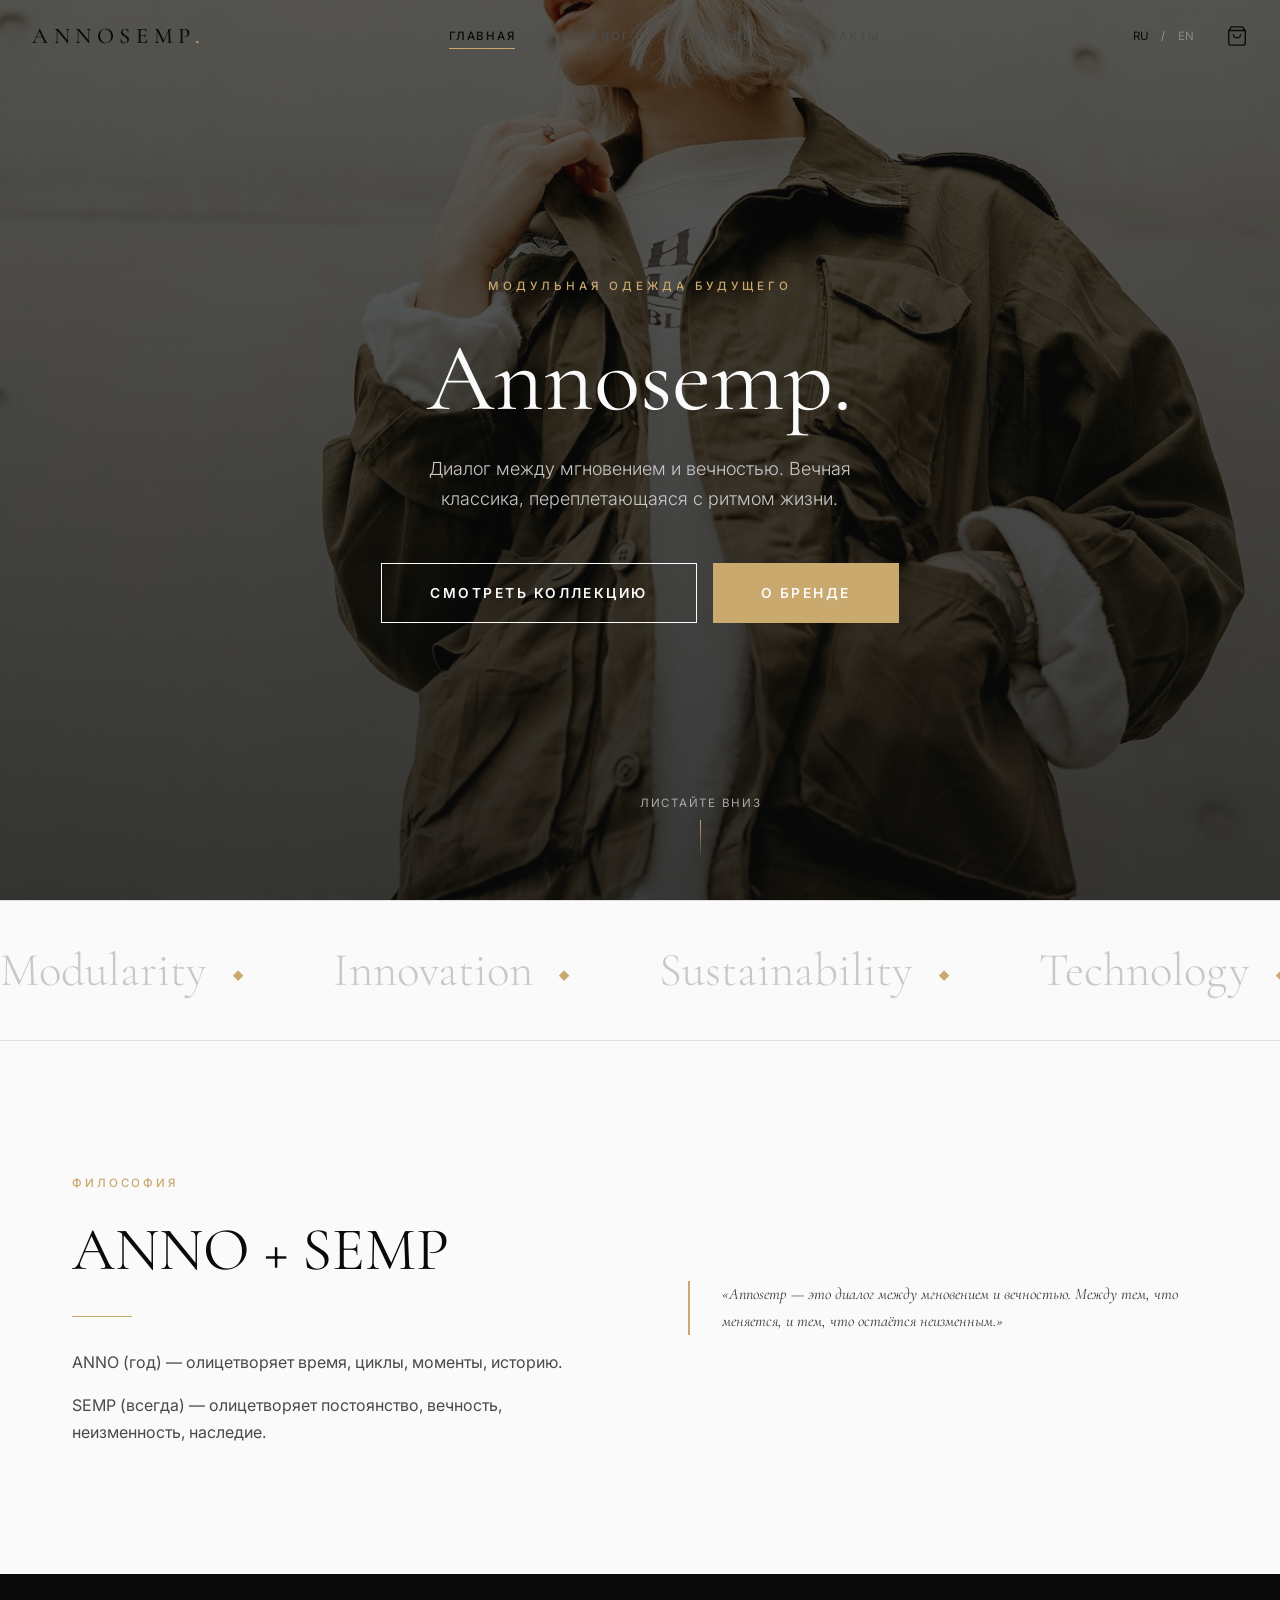
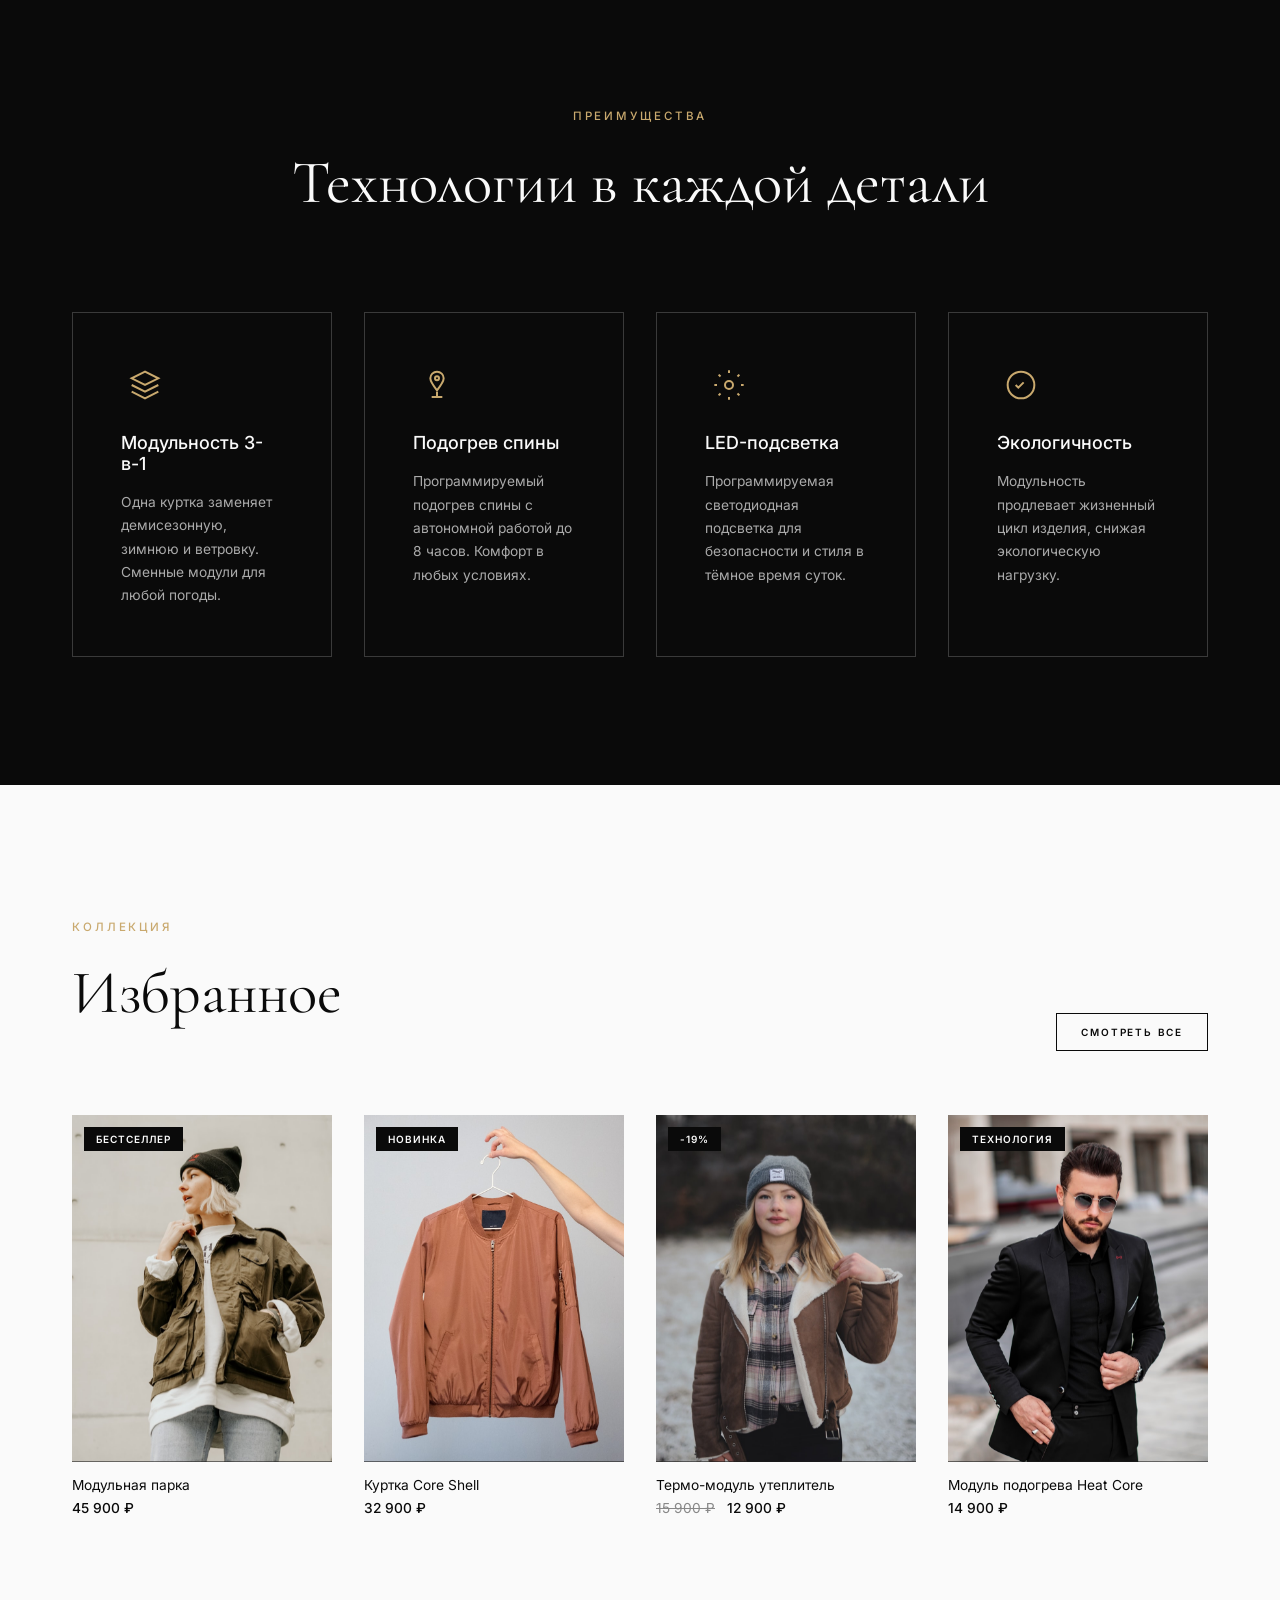
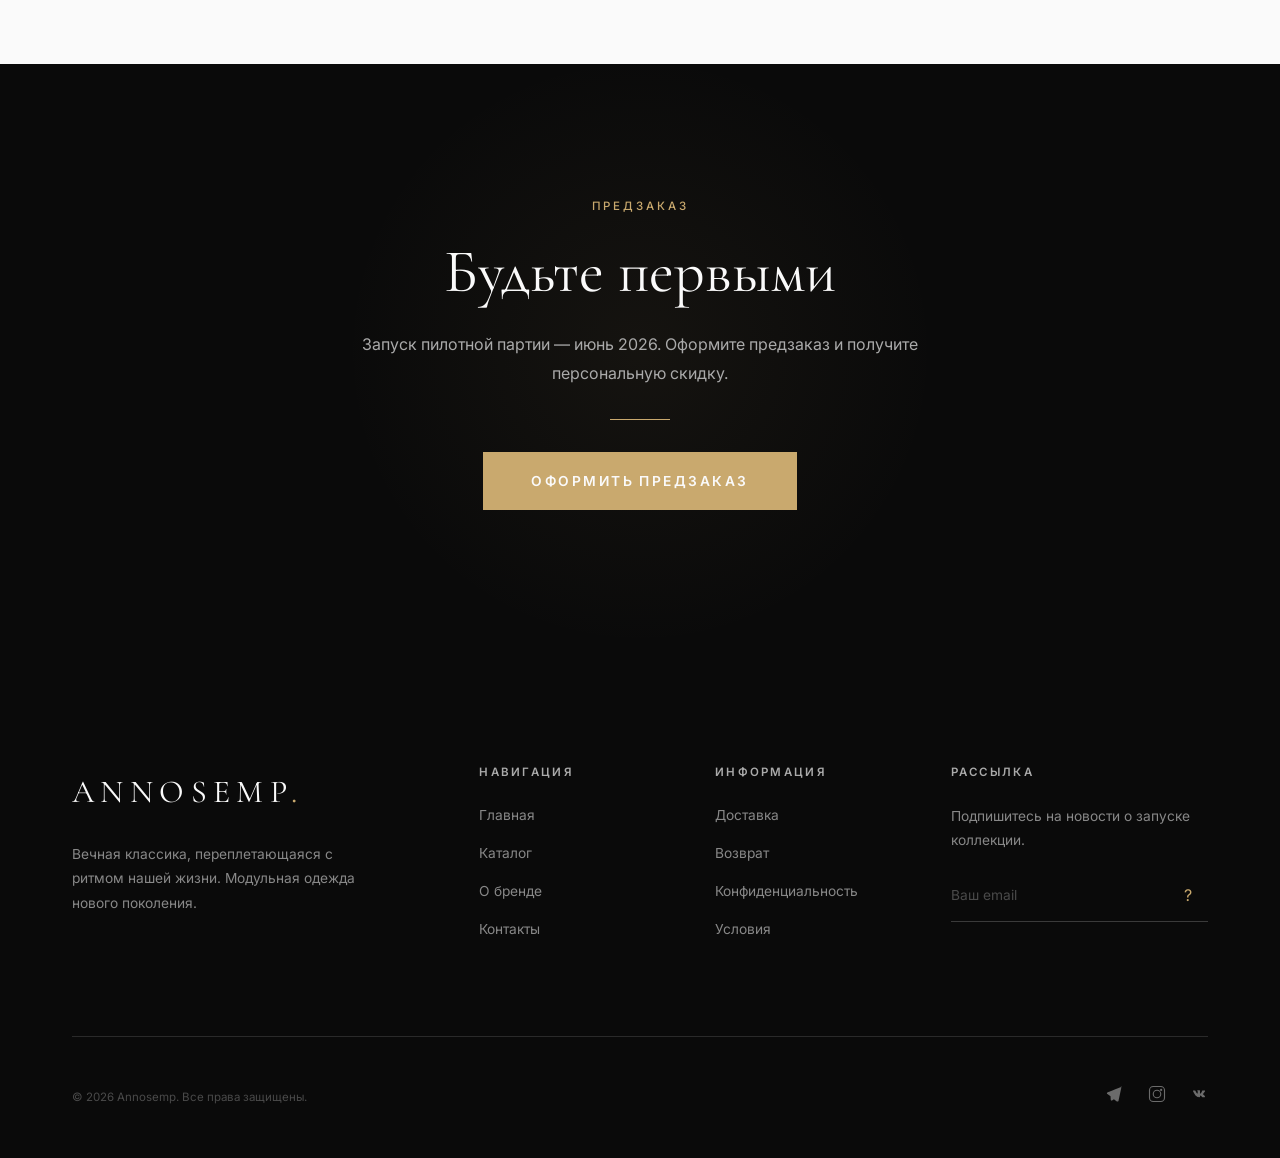
<file: index.html>
<!DOCTYPE html>
<html lang="ru">
<head>
    <meta charset="UTF-8">
    <meta name="viewport" content="width=device-width, initial-scale=1.0">
    <meta name="description" content="Annosemp — модульная одежда будущего. Диалог между мгновением и вечностью.">
    <title>Annosemp — Модульная одежда будущего</title>
    <link rel="stylesheet" href="css/style.css">
    <link rel="stylesheet" href="css/components.css">
    <link rel="stylesheet" href="css/responsive.css">
    <link rel="icon" type="image/svg+xml" href="data:image/svg+xml,<svg xmlns='http://www.w3.org/2000/svg' viewBox='0 0 100 100'><text y='.9em' font-size='90'>◆</text></svg>">
</head>
<body>
    <div class="loader">
        <div class="loader__brand">Annosemp</div>
    </div>

    <div class="page-transition"></div>

    <header class="header" id="header">
        <div class="header__inner">
            <a href="index.html" class="header__logo">Annosemp<span>.</span></a>
            <nav class="header__nav">
                <a href="index.html" class="active" data-i18n="nav.home">Главная</a>
                <a href="catalog.html" data-i18n="nav.catalog">Каталог</a>
                <a href="about.html" data-i18n="nav.about">О бренде</a>
                <a href="contact.html" data-i18n="nav.contact">Контакты</a>
            </nav>
            <div class="header__actions">
                <div class="lang-switch">
                    <button class="lang-switch__btn active" data-lang="ru">RU</button>
                    <span class="lang-switch__divider">/</span>
                    <button class="lang-switch__btn" data-lang="en">EN</button>
                </div>
                <div class="header__cart" id="cart-toggle">
                    <svg viewBox="0 0 24 24"><path d="M6 2L3 6v14a2 2 0 002 2h14a2 2 0 002-2V6l-3-4zM3 6h18M16 10a4 4 0 01-8 0"/></svg>
                    <span class="header__cart-count" id="cart-count">0</span>
                    <div class="mini-cart" id="mini-cart">
                        <div class="mini-cart__header">
                            <span class="mini-cart__title" data-i18n="cart.miniTitle">Корзина</span>
                            <a href="cart.html" class="text-gold" style="font-size:var(--fs-xs);" data-i18n="cart.title">Корзина</a>
                        </div>
                        <div class="mini-cart__items" id="mini-cart-items"></div>
                        <div class="mini-cart__empty" id="mini-cart-empty" data-i18n="cart.empty">Ваша корзина пуста</div>
                        <div class="mini-cart__footer" id="mini-cart-footer" style="display:none;">
                            <div class="mini-cart__total">
                                <span data-i18n="cart.total">Итого</span>
                                <span id="mini-cart-total">0 ₽</span>
                            </div>
                            <a href="cart.html" class="btn btn--primary btn--full btn--sm" data-i18n="cart.checkout">Оформить заказ</a>
                        </div>
                    </div>
                </div>
                <div class="burger" id="burger">
                    <span></span><span></span><span></span>
                </div>
            </div>
        </div>
    </header>

    <nav class="mobile-nav" id="mobile-nav">
        <a href="index.html" data-i18n="nav.home">Главная</a>
        <a href="catalog.html" data-i18n="nav.catalog">Каталог</a>
        <a href="about.html" data-i18n="nav.about">О бренде</a>
        <a href="contact.html" data-i18n="nav.contact">Контакты</a>
        <div class="lang-switch" style="margin-top:2rem;">
            <button class="lang-switch__btn active" data-lang="ru">RU</button>
            <span class="lang-switch__divider">/</span>
            <button class="lang-switch__btn" data-lang="en">EN</button>
        </div>
    </nav>

    <section class="hero" id="hero">
        <div class="hero__bg">
            <img src="assets/pages/hero-main.jpg" alt="Annosemp Hero">
        </div>
        <div class="hero__overlay"></div>
        <div class="hero__content">
            <p class="hero__label" data-i18n="hero.label">Модульная одежда будущего</p>
            <h1 class="hero__title" data-i18n="hero.title">Annosemp.</h1>
            <p class="hero__subtitle" data-i18n="hero.subtitle">Диалог между мгновением и вечностью. Вечная классика, переплетающаяся с ритмом жизни.</p>
            <div class="hero__actions">
                <a href="catalog.html" class="btn btn--outline-white btn--lg" data-i18n="hero.cta">Смотреть коллекцию</a>
                <a href="about.html" class="btn btn--gold btn--lg" data-i18n="hero.cta2">О бренде</a>
            </div>
        </div>
        <div class="hero__scroll">
            <span data-i18n="hero.scroll">Листайте вниз</span>
            <div class="hero__scroll-line"></div>
        </div>
    </section>

    <div class="marquee">
        <div class="marquee__track">
            <span class="marquee__item">Modularity<span>◆</span></span>
            <span class="marquee__item">Innovation<span>◆</span></span>
            <span class="marquee__item">Sustainability<span>◆</span></span>
            <span class="marquee__item">Technology<span>◆</span></span>
            <span class="marquee__item">Heritage<span>◆</span></span>
            <span class="marquee__item">Modularity<span>◆</span></span>
            <span class="marquee__item">Innovation<span>◆</span></span>
            <span class="marquee__item">Sustainability<span>◆</span></span>
            <span class="marquee__item">Technology<span>◆</span></span>
            <span class="marquee__item">Heritage<span>◆</span></span>
        </div>
    </div>

    <section class="section" id="philosophy">
        <div class="container container--content">
            <div class="grid-2" style="align-items:center;gap:var(--space-4xl);">
                <div class="reveal">
                    <span class="section-subtitle" data-i18n="philosophy.subtitle">Философия</span>
                    <h2 class="section-title" data-i18n="philosophy.title">ANNO + SEMP</h2>
                    <div class="divider"></div>
                    <p style="margin-bottom:var(--space-md);" data-i18n="philosophy.anno">ANNO (год) — олицетворяет время, циклы, моменты, историю.</p>
                    <p data-i18n="philosophy.semp">SEMP (всегда) — олицетворяет постоянство, вечность, неизменность, наследие.</p>
                </div>
                <div class="reveal reveal-delay-2" style="position:relative;">
                    <blockquote style="font-family:var(--font-accent);font-size:var(--fs-xl);font-style:italic;color:var(--gray-700);line-height:1.5;padding-left:var(--space-xl);border-left:2px solid var(--gold);">
                        <p data-i18n="philosophy.quote" style="color:var(--gray-700);">«Annosemp — это диалог между мгновением и вечностью. Между тем, что меняется, и тем, что остаётся неизменным.»</p>
                    </blockquote>
                </div>
            </div>
        </div>
    </section>

    <section class="section section--dark" id="features">
        <div class="container container--content">
            <div class="text-center" style="margin-bottom:var(--space-4xl);">
                <span class="section-subtitle reveal" data-i18n="features.subtitle">Преимущества</span>
                <h2 class="section-title reveal reveal-delay-1" data-i18n="features.title">Технологии в каждой детали</h2>
            </div>
            <div class="grid-4">
                <div class="feature-card reveal" style="border-color:var(--gray-700);">
                    <div class="feature-card__icon">
                        <svg viewBox="0 0 24 24"><path d="M12 2L2 7l10 5 10-5-10-5zM2 17l10 5 10-5M2 12l10 5 10-5"/></svg>
                    </div>
                    <h4 class="feature-card__title" style="color:var(--white);" data-i18n="features.modular.title">Модульность 3-в-1</h4>
                    <p class="feature-card__text" data-i18n="features.modular.text">Одна куртка заменяет демисезонную, зимнюю и ветровку. Сменные модули для любой погоды.</p>
                </div>
                <div class="feature-card reveal reveal-delay-1" style="border-color:var(--gray-700);">
                    <div class="feature-card__icon">
                        <svg viewBox="0 0 24 24"><path d="M12 2a5 5 0 015 5c0 2.76-5 9-5 9s-5-6.24-5-9a5 5 0 015-5z"/><circle cx="12" cy="7" r="1.5"/><path d="M8 21h8M12 17v4"/></svg>
                    </div>
                    <h4 class="feature-card__title" style="color:var(--white);" data-i18n="features.heat.title">Подогрев спины</h4>
                    <p class="feature-card__text" data-i18n="features.heat.text">Программируемый подогрев спины с автономной работой до 8 часов. Комфорт в любых условиях.</p>
                </div>
                <div class="feature-card reveal reveal-delay-2" style="border-color:var(--gray-700);">
                    <div class="feature-card__icon">
                        <svg viewBox="0 0 24 24"><circle cx="12" cy="12" r="3"/><path d="M12 1v2M12 21v2M4.22 4.22l1.42 1.42M18.36 18.36l1.42 1.42M1 12h2M21 12h2M4.22 19.78l1.42-1.42M18.36 5.64l1.42-1.42"/></svg>
                    </div>
                    <h4 class="feature-card__title" style="color:var(--white);" data-i18n="features.led.title">LED-подсветка</h4>
                    <p class="feature-card__text" data-i18n="features.led.text">Программируемая светодиодная подсветка для безопасности и стиля в тёмное время суток.</p>
                </div>
                <div class="feature-card reveal reveal-delay-3" style="border-color:var(--gray-700);">
                    <div class="feature-card__icon">
                        <svg viewBox="0 0 24 24"><path d="M12 22c5.523 0 10-4.477 10-10S17.523 2 12 2 2 6.477 2 12s4.477 10 10 10z"/><path d="M8 12l2 2 4-4"/></svg>
                    </div>
                    <h4 class="feature-card__title" style="color:var(--white);" data-i18n="features.eco.title">Экологичность</h4>
                    <p class="feature-card__text" data-i18n="features.eco.text">Модульность продлевает жизненный цикл изделия, снижая экологическую нагрузку.</p>
                </div>
            </div>
        </div>
    </section>

    <section class="section" id="collection">
        <div class="container container--content">
            <div style="display:flex;justify-content:space-between;align-items:flex-end;margin-bottom:var(--space-3xl);">
                <div>
                    <span class="section-subtitle reveal" data-i18n="collection.subtitle">Коллекция</span>
                    <h2 class="section-title reveal reveal-delay-1" data-i18n="collection.title">Избранное</h2>
                </div>
                <a href="catalog.html" class="btn btn--outline btn--sm reveal" data-i18n="collection.cta">Смотреть все</a>
            </div>
            <div class="grid-4" id="featured-products">
            </div>
        </div>
    </section>

    <section class="section section--dark" style="position:relative;overflow:hidden;">
        <div class="container container--content text-center" style="position:relative;z-index:2;">
            <span class="section-subtitle reveal" data-i18n="cta.subtitle">Предзаказ</span>
            <h2 class="section-title reveal reveal-delay-1" data-i18n="cta.title" style="max-width:600px;margin:0 auto var(--space-lg);">Будьте первыми</h2>
            <p class="section-desc section-desc--centered reveal reveal-delay-2" data-i18n="cta.text">Запуск пилотной партии — июнь 2026. Оформите предзаказ и получите персональную скидку.</p>
            <div class="divider divider--center reveal reveal-delay-2"></div>
            <a href="contact.html" class="btn btn--gold btn--lg reveal reveal-delay-3" data-i18n="cta.btn">Оформить предзаказ</a>
        </div>
        <div style="position:absolute;top:50%;left:50%;width:600px;height:600px;border-radius:50%;background:radial-gradient(circle,rgba(201,169,110,0.06) 0%,transparent 70%);transform:translate(-50%,-50%);pointer-events:none;"></div>
    </section>

    <footer class="footer" id="footer">
        <div class="container container--content">
            <div class="footer__grid">
                <div>
                    <div class="footer__brand">Annosemp<span style="color:var(--gold);">.</span></div>
                    <p class="footer__desc" data-i18n="footer.desc">Вечная классика, переплетающаяся с ритмом нашей жизни. Модульная одежда нового поколения.</p>
                </div>
                <div>
                    <h4 class="footer__heading" data-i18n="footer.nav">Навигация</h4>
                    <div class="footer__links">
                        <a href="index.html" data-i18n="nav.home">Главная</a>
                        <a href="catalog.html" data-i18n="nav.catalog">Каталог</a>
                        <a href="about.html" data-i18n="nav.about">О бренде</a>
                        <a href="contact.html" data-i18n="nav.contact">Контакты</a>
                    </div>
                </div>
                <div>
                    <h4 class="footer__heading" data-i18n="footer.info">Информация</h4>
                    <div class="footer__links">
                        <a href="#" data-i18n="footer.info.delivery">Доставка</a>
                        <a href="#" data-i18n="footer.info.returns">Возврат</a>
                        <a href="#" data-i18n="footer.info.privacy">Конфиденциальность</a>
                        <a href="#" data-i18n="footer.info.terms">Условия</a>
                    </div>
                </div>
                <div>
                    <h4 class="footer__heading" data-i18n="footer.newsletter">Рассылка</h4>
                    <p class="footer__desc" style="margin-bottom:var(--space-md);" data-i18n="footer.newsletter.text">Подпишитесь на новости о запуске коллекции.</p>
                    <div class="footer__newsletter-input">
                        <input type="email" data-i18n="footer.newsletter.placeholder" placeholder="Ваш email">
                        <button>?</button>
                    </div>
                </div>
            </div>
            <div class="footer__bottom">
                <span class="footer__copy" data-i18n="footer.copy">© 2026 Annosemp. Все права защищены.</span>
                <div class="footer__socials">
                    <a href="#" aria-label="Telegram"><svg viewBox="0 0 24 24"><path d="M21.198 2.433a2.242 2.242 0 00-1.022.215l-8.609 3.33c-2.068.8-4.133 1.598-5.724 2.21a405.15 405.15 0 01-2.849 1.09c-.42.147-.99.332-1.473.901-.728.855.075 1.644.357 1.882l4.146 2.987.283 4.59c.063.497.264.94.69 1.12.426.179.81.03 1.09-.151l2.479-1.59 3.397 2.686c.39.282.81.424 1.254.424.54 0 .943-.285 1.176-.57.233-.285.381-.632.453-.995 0-.002 3.478-16.476 3.478-16.476.187-.727.137-1.373-.19-1.873-.33-.502-.844-.733-1.136-.804z"/></svg></a>
                    <a href="#" aria-label="Instagram"><svg viewBox="0 0 24 24"><rect x="2" y="2" width="20" height="20" rx="5" fill="none" stroke="currentColor" stroke-width="1.5"/><circle cx="12" cy="12" r="5" fill="none" stroke="currentColor" stroke-width="1.5"/><circle cx="17.5" cy="6.5" r="1.5"/></svg></a>
                    <a href="#" aria-label="VK"><svg viewBox="0 0 24 24"><path d="M12.785 16.241s.288-.032.436-.194c.136-.148.132-.427.132-.427s-.02-1.304.587-1.496c.596-.19 1.364 1.259 2.178 1.815.616.42 1.084.328 1.084.328l2.175-.03s1.14-.07.599-.964c-.044-.073-.314-.661-1.618-1.869-1.366-1.265-1.183-1.06.462-3.246.998-1.328 1.397-2.14 1.273-2.487-.12-.332-.853-.244-.853-.244l-2.445.015s-.181-.025-.316.056c-.131.079-.216.263-.216.263s-.387 1.03-.904 1.907c-1.088 1.848-1.524 1.946-1.702 1.832-.414-.265-.31-1.065-.31-1.634 0-1.775.269-2.515-.524-2.706-.263-.063-.456-.105-1.128-.112-.861-.009-1.59.003-2.004.205-.276.135-.488.434-.359.451.16.02.52.097.711.357.247.335.238 1.089.238 1.089s.142 2.09-.331 2.349c-.325.178-.77-.185-1.725-1.845-.49-.85-.86-1.79-.86-1.79s-.071-.175-.198-.268c-.154-.113-.37-.149-.37-.149l-2.324.015s-.349.01-.477.161c-.114.135-.009.414-.009.414s1.82 4.258 3.878 6.404c1.887 1.967 4.03 1.838 4.03 1.838h.972z"/></svg></a>
                </div>
            </div>
        </div>
    </footer>

    <div class="toast" id="toast"></div>

    <script src="js/translations.js"></script>
    <script src="js/products.js"></script>
    <script src="js/cart.js"></script>
    <script src="js/main.js"></script>
</body>
</html>
</file>
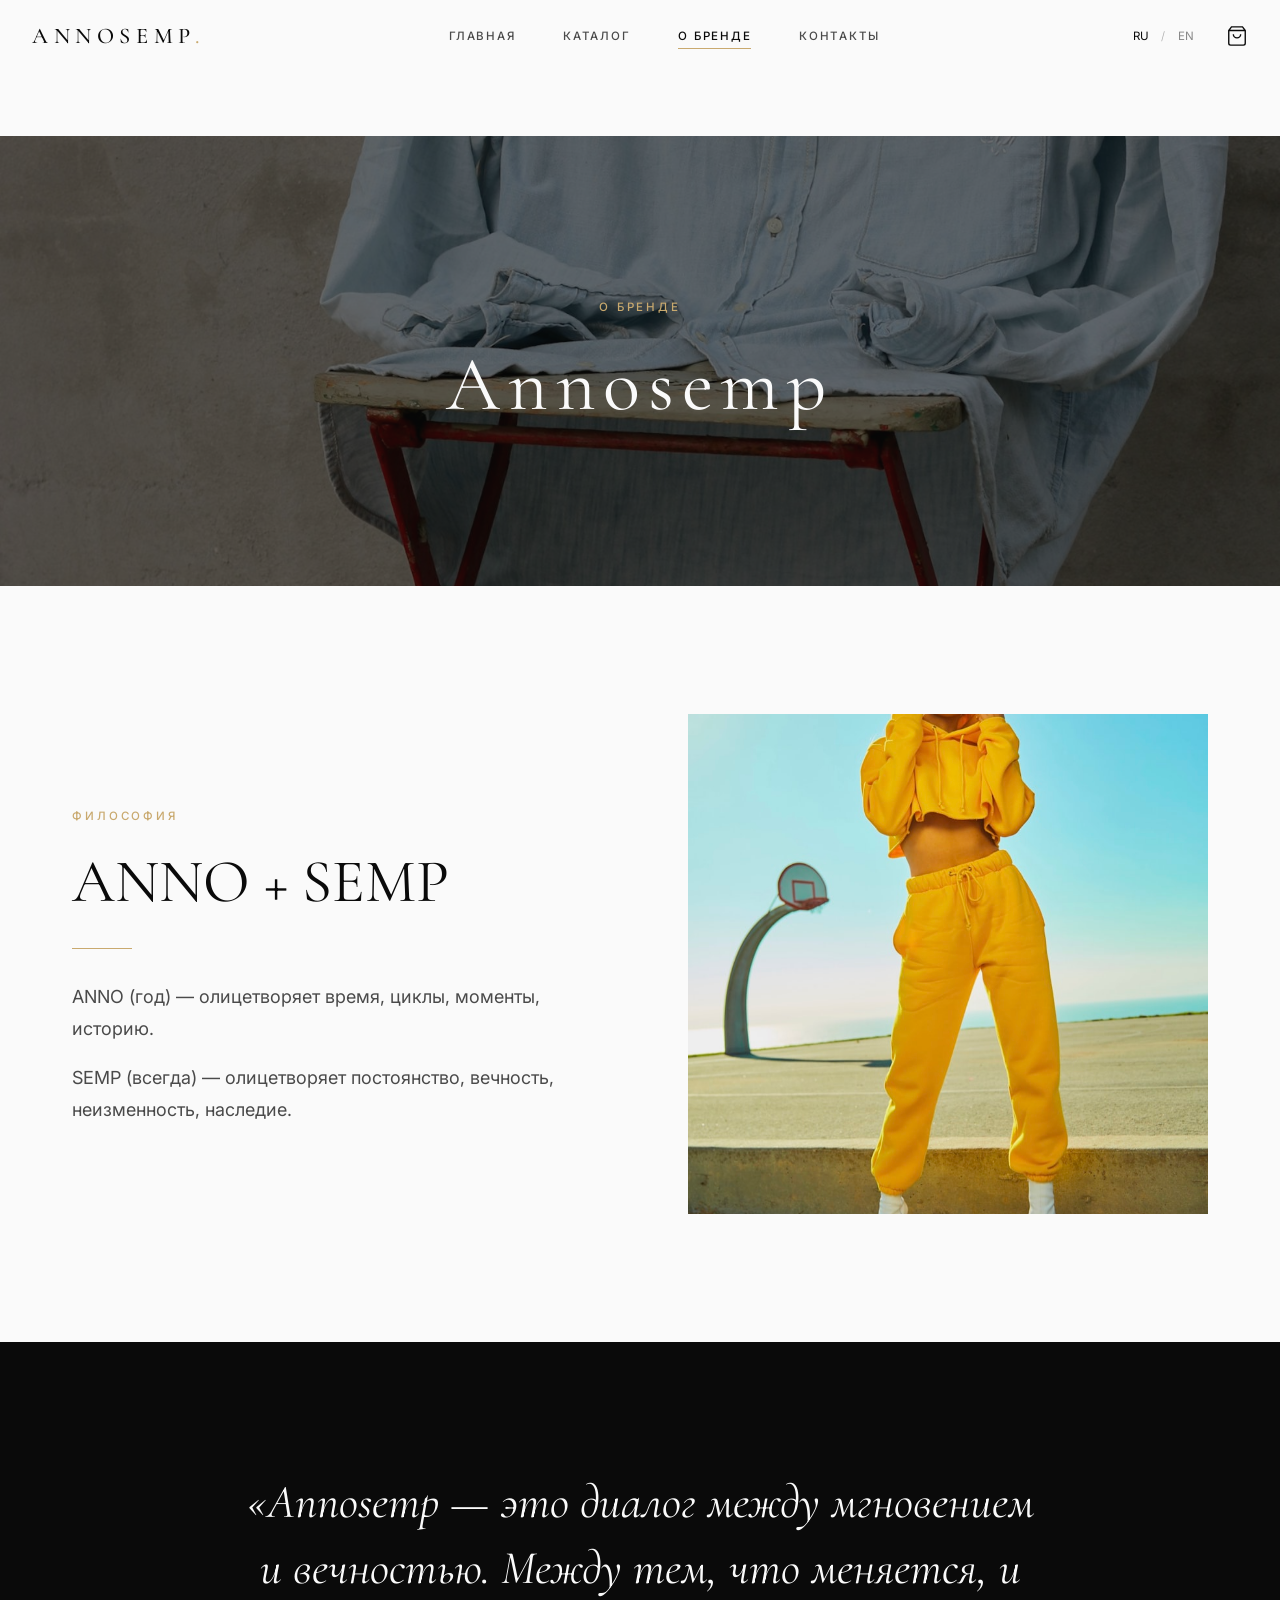
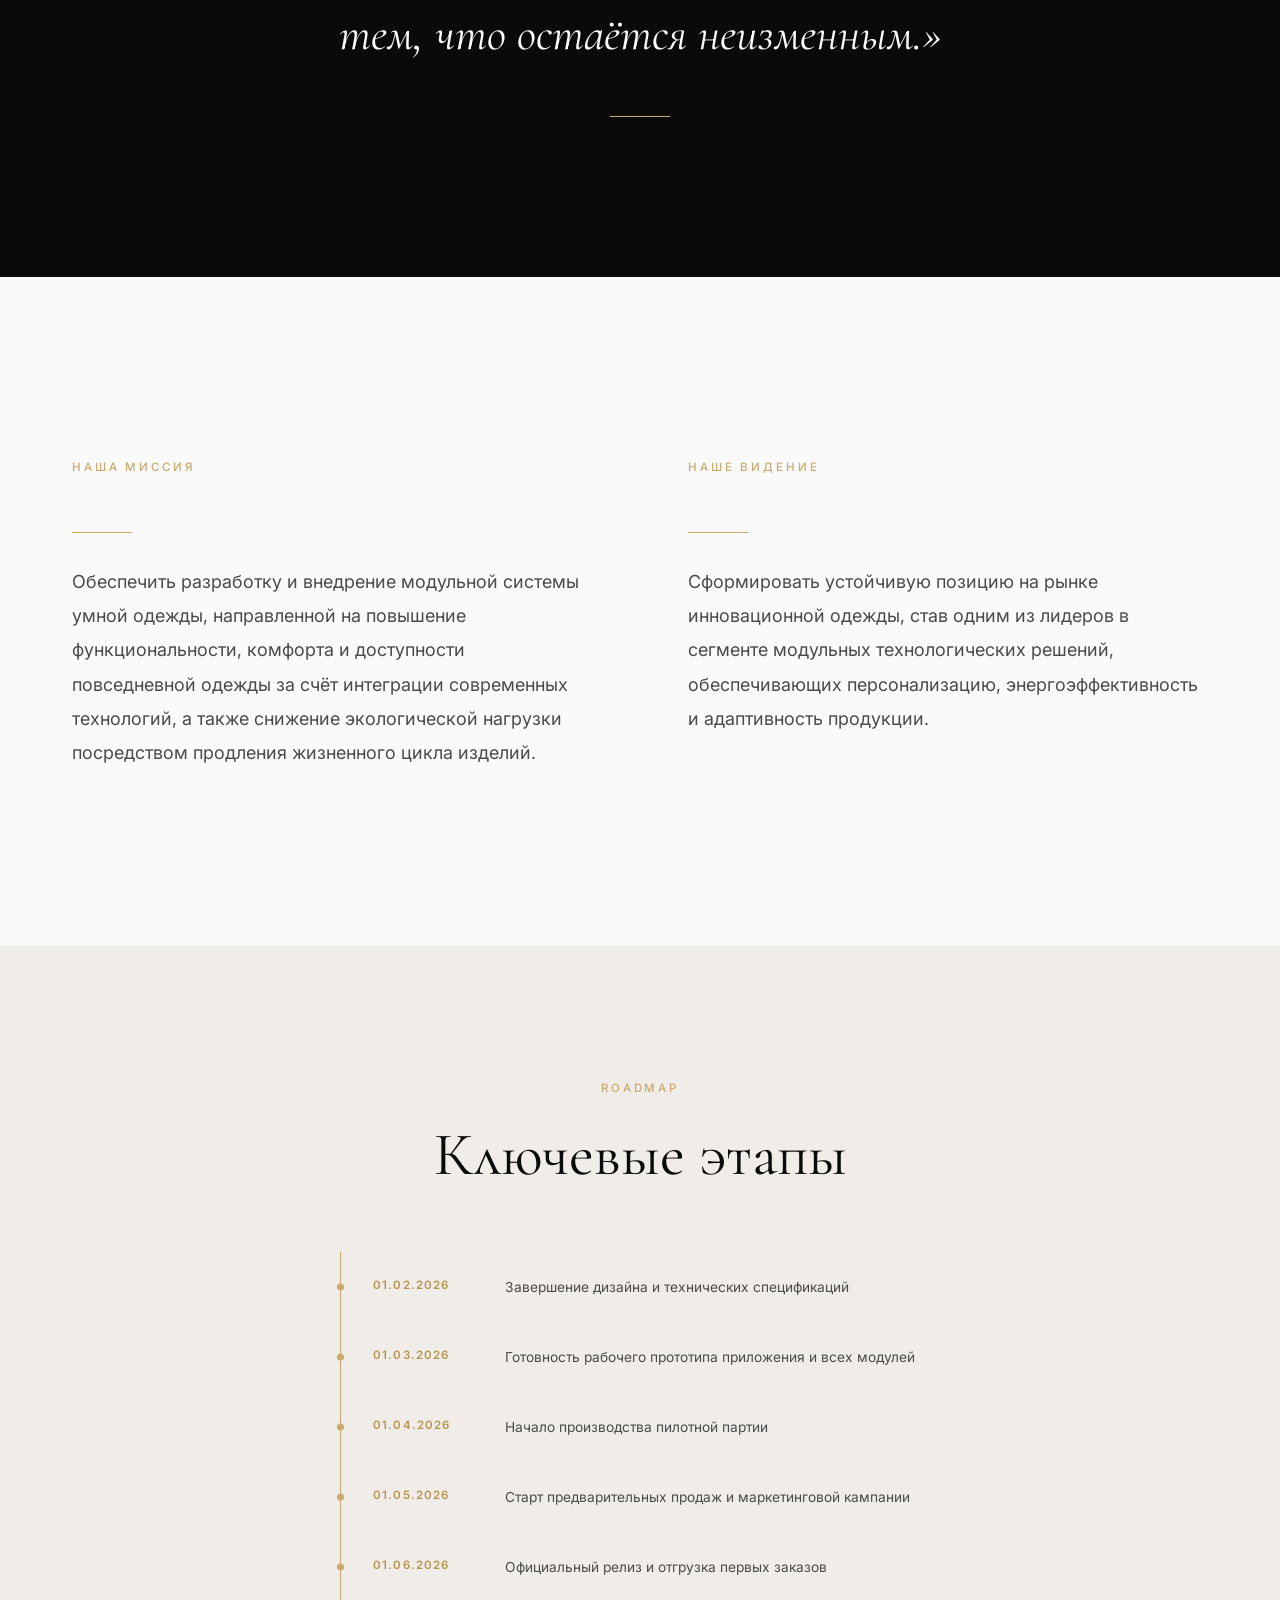
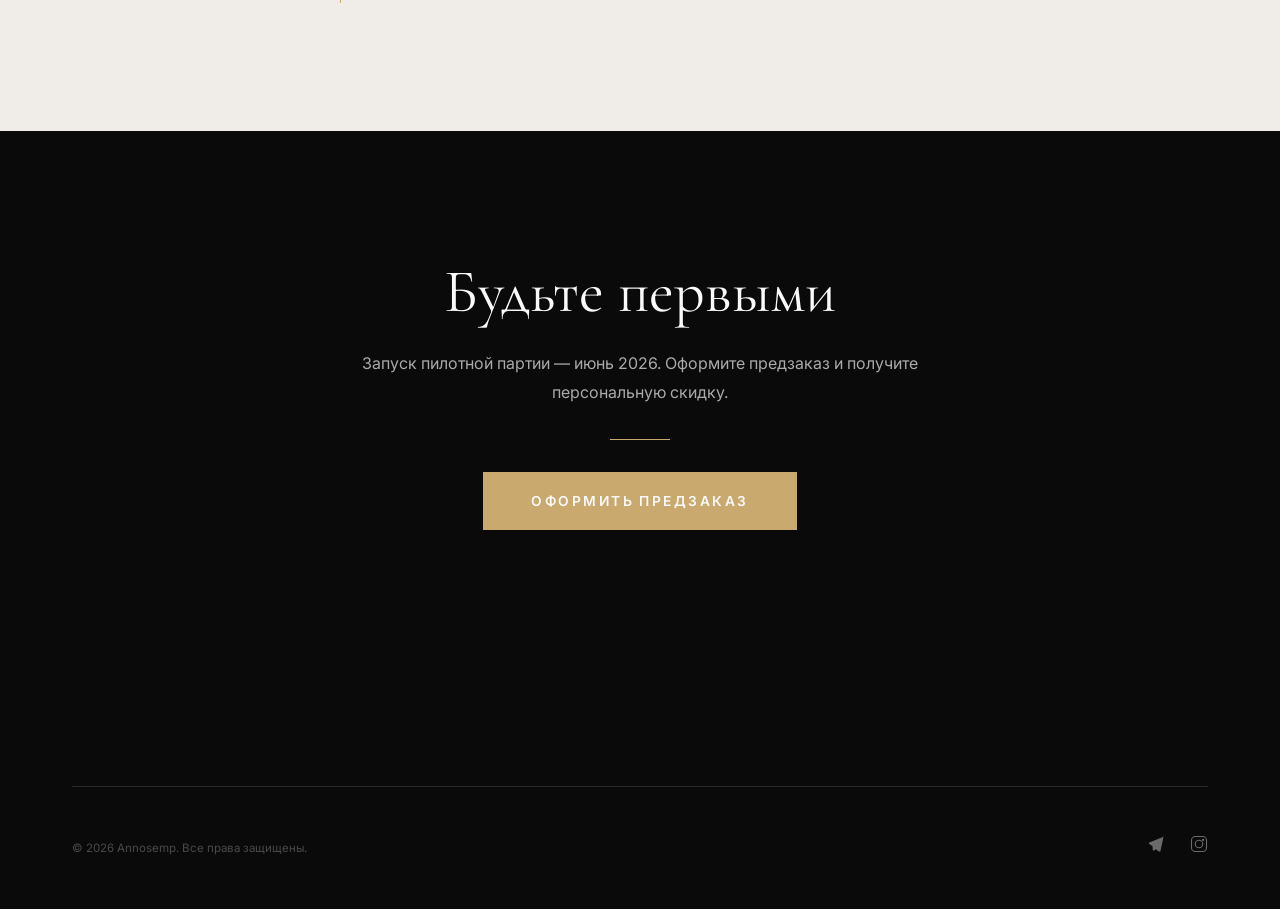
<file: about.html>
<!DOCTYPE html>
<html lang="ru">
<head>
    <meta charset="UTF-8">
    <meta name="viewport" content="width=device-width, initial-scale=1.0">
    <meta name="description" content="О бренде Annosemp — модульная одежда будущего. Наша миссия и видение.">
    <title>О бренде — Annosemp</title>
    <link rel="stylesheet" href="css/style.css">
    <link rel="stylesheet" href="css/components.css">
    <link rel="stylesheet" href="css/responsive.css">
    <link rel="stylesheet" href="css/pages.css">
    <link rel="icon" type="image/svg+xml" href="data:image/svg+xml,<svg xmlns='http://www.w3.org/2000/svg' viewBox='0 0 100 100'><text y='.9em' font-size='90'>◆</text></svg>">
</head>
<body>
    <div class="page-transition"></div>

    <header class="header scrolled" id="header">
        <div class="header__inner">
            <a href="index.html" class="header__logo">Annosemp<span>.</span></a>
            <nav class="header__nav">
                <a href="index.html" data-i18n="nav.home">Главная</a>
                <a href="catalog.html" data-i18n="nav.catalog">Каталог</a>
                <a href="about.html" class="active" data-i18n="nav.about">О бренде</a>
                <a href="contact.html" data-i18n="nav.contact">Контакты</a>
            </nav>
            <div class="header__actions">
                <div class="lang-switch">
                    <button class="lang-switch__btn active" data-lang="ru">RU</button>
                    <span class="lang-switch__divider">/</span>
                    <button class="lang-switch__btn" data-lang="en">EN</button>
                </div>
                <div class="header__cart" id="cart-toggle">
                    <svg viewBox="0 0 24 24"><path d="M6 2L3 6v14a2 2 0 002 2h14a2 2 0 002-2V6l-3-4zM3 6h18M16 10a4 4 0 01-8 0"/></svg>
                    <span class="header__cart-count" id="cart-count">0</span>
                    <div class="mini-cart" id="mini-cart">
                        <div class="mini-cart__header">
                            <span class="mini-cart__title" data-i18n="cart.miniTitle">Корзина</span>
                            <a href="cart.html" class="text-gold" style="font-size:var(--fs-xs);">?</a>
                        </div>
                        <div class="mini-cart__items" id="mini-cart-items"></div>
                        <div class="mini-cart__empty" id="mini-cart-empty" data-i18n="cart.empty">Ваша корзина пуста</div>
                        <div class="mini-cart__footer" id="mini-cart-footer" style="display:none;">
                            <div class="mini-cart__total"><span data-i18n="cart.total">Итого</span><span id="mini-cart-total">0 ₽</span></div>
                            <a href="cart.html" class="btn btn--primary btn--full btn--sm" data-i18n="cart.checkout">Оформить заказ</a>
                        </div>
                    </div>
                </div>
                <div class="burger" id="burger"><span></span><span></span><span></span></div>
            </div>
        </div>
    </header>

    <nav class="mobile-nav" id="mobile-nav">
        <a href="index.html" data-i18n="nav.home">Главная</a>
        <a href="catalog.html" data-i18n="nav.catalog">Каталог</a>
        <a href="about.html" data-i18n="nav.about">О бренде</a>
        <a href="contact.html" data-i18n="nav.contact">Контакты</a>
    </nav>

    <main class="page-content">
        <section class="about-hero">
            <div class="about-hero__bg">
                <img src="assets/pages/about-hero.jpg" alt="Annosemp About">
            </div>
            <div class="about-hero__overlay"></div>
            <div class="about-hero__content">
                <span class="section-subtitle" style="color:var(--gold);" data-i18n="about.subtitle">О бренде</span>
                <h1 class="about-hero__title" data-i18n="about.title">Annosemp</h1>
            </div>
        </section>

        <section class="section">
            <div class="container container--content">
                <div class="about-split grid-2" style="align-items:center;gap:var(--space-4xl);">
                    <div class="reveal">
                        <span class="section-subtitle" data-i18n="philosophy.subtitle">Философия</span>
                        <h2 class="section-title">ANNO + SEMP</h2>
                        <div class="divider"></div>
                        <p style="margin-bottom:var(--space-md);font-size:var(--fs-md);line-height:1.8;" data-i18n="philosophy.anno">ANNO (год) — олицетворяет время, циклы, моменты, историю.</p>
                        <p style="font-size:var(--fs-md);line-height:1.8;" data-i18n="philosophy.semp">SEMP (всегда) — олицетворяет постоянство, вечность, неизменность, наследие.</p>
                    </div>
                    <div class="about-split__image reveal reveal-delay-2">
                        <img src="assets/pages/about-philosophy.jpg" alt="Annosemp Philosophy" style="width:100%;height:500px;object-fit:cover;">
                    </div>
                </div>
            </div>
        </section>

        <section class="section section--dark">
            <div class="container container--content text-center">
                <blockquote class="about-quote reveal">
                    <p data-i18n="philosophy.quote" style="font-family:var(--font-accent);font-size:var(--fs-2xl);font-style:italic;color:var(--white);line-height:1.4;max-width:800px;margin:0 auto;">«Annosemp — это диалог между мгновением и вечностью. Между тем, что меняется, и тем, что остаётся неизменным.»</p>
                </blockquote>
                <div class="divider divider--center" style="margin-top:var(--space-2xl);"></div>
            </div>
        </section>

        <section class="section">
            <div class="container container--content">
                <div class="grid-2" style="gap:var(--space-4xl);">
                    <div class="about-block reveal">
                        <span class="section-subtitle" data-i18n="about.mission.title">Наша миссия</span>
                        <div class="divider"></div>
                        <p style="font-size:var(--fs-md);line-height:1.9;" data-i18n="about.mission.text">Обеспечить разработку и внедрение модульной системы умной одежды, направленной на повышение функциональности, комфорта и доступности повседневной одежды за счёт интеграции современных технологий, а также снижение экологической нагрузки посредством продления жизненного цикла изделий.</p>
                    </div>
                    <div class="about-block reveal reveal-delay-2">
                        <span class="section-subtitle" data-i18n="about.vision.title">Наше видение</span>
                        <div class="divider"></div>
                        <p style="font-size:var(--fs-md);line-height:1.9;" data-i18n="about.vision.text">Сформировать устойчивую позицию на рынке инновационной одежды, став одним из лидеров в сегменте модульных технологических решений, обеспечивающих персонализацию, энергоэффективность и адаптивность продукции.</p>
                    </div>
                </div>
            </div>
        </section>

        <section class="section section--cream">
            <div class="container container--content text-center">
                <span class="section-subtitle reveal">Roadmap</span>
                <h2 class="section-title reveal reveal-delay-1">Ключевые этапы</h2>
                <div class="timeline">
                    <div class="timeline__item reveal">
                        <div class="timeline__date">01.02.2026</div>
                        <div class="timeline__text">Завершение дизайна и технических спецификаций</div>
                    </div>
                    <div class="timeline__item reveal reveal-delay-1">
                        <div class="timeline__date">01.03.2026</div>
                        <div class="timeline__text">Готовность рабочего прототипа приложения и всех модулей</div>
                    </div>
                    <div class="timeline__item reveal reveal-delay-2">
                        <div class="timeline__date">01.04.2026</div>
                        <div class="timeline__text">Начало производства пилотной партии</div>
                    </div>
                    <div class="timeline__item reveal reveal-delay-3">
                        <div class="timeline__date">01.05.2026</div>
                        <div class="timeline__text">Старт предварительных продаж и маркетинговой кампании</div>
                    </div>
                    <div class="timeline__item reveal reveal-delay-4">
                        <div class="timeline__date">01.06.2026</div>
                        <div class="timeline__text">Официальный релиз и отгрузка первых заказов</div>
                    </div>
                </div>
            </div>
        </section>

        <section class="section section--dark text-center">
            <div class="container">
                <h2 class="section-title reveal" data-i18n="cta.title">Будьте первыми</h2>
                <p class="section-desc section-desc--centered reveal reveal-delay-1" data-i18n="cta.text" style="color:var(--gray-300);">Запуск пилотной партии — июнь 2026. Оформите предзаказ и получите персональную скидку.</p>
                <div class="divider divider--center reveal reveal-delay-1"></div>
                <a href="contact.html" class="btn btn--gold btn--lg reveal reveal-delay-2" data-i18n="cta.btn">Оформить предзаказ</a>
            </div>
        </section>
    </main>

    <footer class="footer">
        <div class="container container--content">
            <div class="footer__bottom">
                <span class="footer__copy" data-i18n="footer.copy">© 2026 Annosemp. Все права защищены.</span>
                <div class="footer__socials">
                    <a href="#" aria-label="Telegram"><svg viewBox="0 0 24 24"><path d="M21.198 2.433a2.242 2.242 0 00-1.022.215l-8.609 3.33c-2.068.8-4.133 1.598-5.724 2.21a405.15 405.15 0 01-2.849 1.09c-.42.147-.99.332-1.473.901-.728.855.075 1.644.357 1.882l4.146 2.987.283 4.59c.063.497.264.94.69 1.12.426.179.81.03 1.09-.151l2.479-1.59 3.397 2.686c.39.282.81.424 1.254.424.54 0 .943-.285 1.176-.57.233-.285.381-.632.453-.995 0-.002 3.478-16.476 3.478-16.476.187-.727.137-1.373-.19-1.873-.33-.502-.844-.733-1.136-.804z"/></svg></a>
                    <a href="#" aria-label="Instagram"><svg viewBox="0 0 24 24"><rect x="2" y="2" width="20" height="20" rx="5" fill="none" stroke="currentColor" stroke-width="1.5"/><circle cx="12" cy="12" r="5" fill="none" stroke="currentColor" stroke-width="1.5"/><circle cx="17.5" cy="6.5" r="1.5"/></svg></a>
                </div>
            </div>
        </div>
    </footer>

    <div class="toast" id="toast"></div>
    <script src="js/translations.js"></script>
    <script src="js/products.js"></script>
    <script src="js/cart.js"></script>
    <script src="js/main.js"></script>
</body>
</html>
</file>
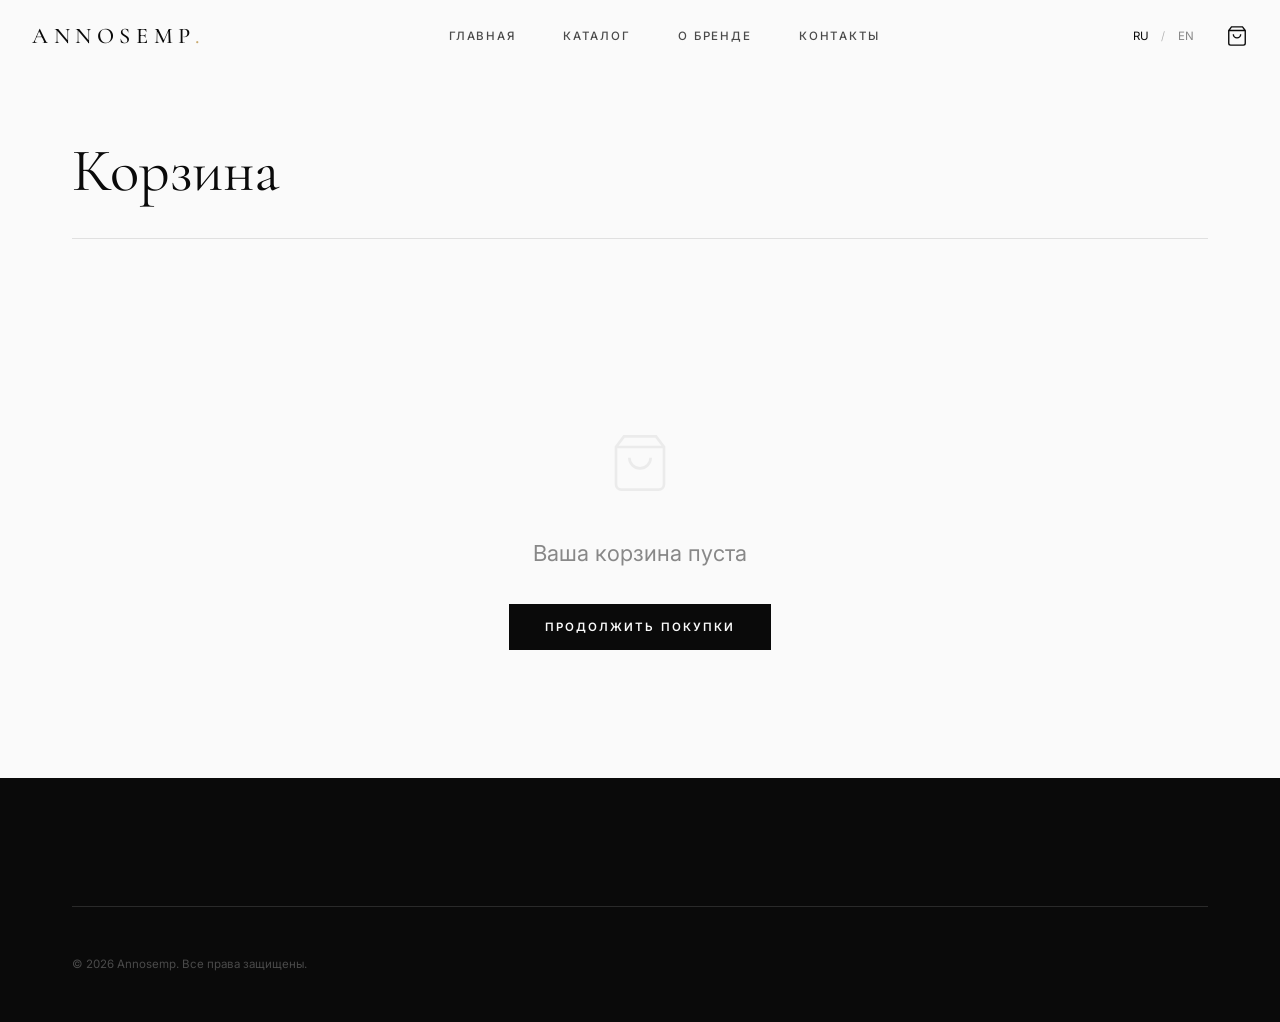
<file: cart.html>
<!DOCTYPE html>
<html lang="ru">
<head>
    <meta charset="UTF-8">
    <meta name="viewport" content="width=device-width, initial-scale=1.0">
    <meta name="description" content="Корзина — Annosemp">
    <title>Корзина — Annosemp</title>
    <link rel="stylesheet" href="css/style.css">
    <link rel="stylesheet" href="css/components.css">
    <link rel="stylesheet" href="css/responsive.css">
    <link rel="stylesheet" href="css/pages.css">
    <link rel="icon" type="image/svg+xml" href="data:image/svg+xml,<svg xmlns='http://www.w3.org/2000/svg' viewBox='0 0 100 100'><text y='.9em' font-size='90'>◆</text></svg>">
</head>
<body>
    <div class="page-transition"></div>

    <header class="header scrolled" id="header">
        <div class="header__inner">
            <a href="index.html" class="header__logo">Annosemp<span>.</span></a>
            <nav class="header__nav">
                <a href="index.html" data-i18n="nav.home">Главная</a>
                <a href="catalog.html" data-i18n="nav.catalog">Каталог</a>
                <a href="about.html" data-i18n="nav.about">О бренде</a>
                <a href="contact.html" data-i18n="nav.contact">Контакты</a>
            </nav>
            <div class="header__actions">
                <div class="lang-switch">
                    <button class="lang-switch__btn active" data-lang="ru">RU</button>
                    <span class="lang-switch__divider">/</span>
                    <button class="lang-switch__btn" data-lang="en">EN</button>
                </div>
                <div class="header__cart" id="cart-toggle">
                    <svg viewBox="0 0 24 24"><path d="M6 2L3 6v14a2 2 0 002 2h14a2 2 0 002-2V6l-3-4zM3 6h18M16 10a4 4 0 01-8 0"/></svg>
                    <span class="header__cart-count" id="cart-count">0</span>
                </div>
                <div class="burger" id="burger"><span></span><span></span><span></span></div>
            </div>
        </div>
    </header>

    <nav class="mobile-nav" id="mobile-nav">
        <a href="index.html" data-i18n="nav.home">Главная</a>
        <a href="catalog.html" data-i18n="nav.catalog">Каталог</a>
        <a href="about.html" data-i18n="nav.about">О бренде</a>
        <a href="contact.html" data-i18n="nav.contact">Контакты</a>
    </nav>

    <main class="page-content">
        <div class="container container--content">
            <div class="page-header">
                <h1 class="page-header__title" data-i18n="cart.title">Корзина</h1>
            </div>

            <div class="cart-empty-state" id="cart-empty" style="display:none;">
                <div class="cart-empty-state__icon">
                    <svg viewBox="0 0 24 24" width="64" height="64" stroke="#ccc" stroke-width="1" fill="none"><path d="M6 2L3 6v14a2 2 0 002 2h14a2 2 0 002-2V6l-3-4zM3 6h18M16 10a4 4 0 01-8 0"/></svg>
                </div>
                <p data-i18n="cart.empty">Ваша корзина пуста</p>
                <a href="catalog.html" class="btn btn--primary" data-i18n="cart.continue">Продолжить покупки</a>
            </div>

            <div class="cart-layout" id="cart-filled" style="display:none;">
                <div class="cart-items" id="cart-page-items">
                </div>

                <div class="cart-summary">
                    <h3 class="cart-summary__title" data-i18n="cart.summary">Сумма заказа</h3>
                    <div class="cart-summary__row">
                        <span data-i18n="cart.subtotal">Подитог</span>
                        <span id="cart-summary-subtotal">0 ₽</span>
                    </div>
                    <div class="cart-summary__row">
                        <span data-i18n="cart.shipping">Доставка</span>
                        <span data-i18n="cart.shipping.free">Бесплатно</span>
                    </div>
                    <div class="cart-summary__divider"></div>
                    <div class="cart-summary__row cart-summary__row--total">
                        <span data-i18n="cart.total">Итого</span>
                        <span id="cart-summary-total">0 ₽</span>
                    </div>
                    <button class="btn btn--primary btn--full btn--lg" data-i18n="cart.checkout" onclick="alert('Checkout coming soon!')">Оформить заказ</button>
                    <a href="catalog.html" class="cart-summary__continue" data-i18n="cart.continue">← Продолжить покупки</a>
                </div>
            </div>
        </div>
    </main>

    <footer class="footer">
        <div class="container container--content">
            <div class="footer__bottom">
                <span class="footer__copy" data-i18n="footer.copy">© 2026 Annosemp. Все права защищены.</span>
            </div>
        </div>
    </footer>

    <div class="toast" id="toast"></div>
    <script src="js/translations.js"></script>
    <script src="js/products.js"></script>
    <script src="js/cart.js"></script>
    <script src="js/main.js"></script>
</body>
</html>
</file>
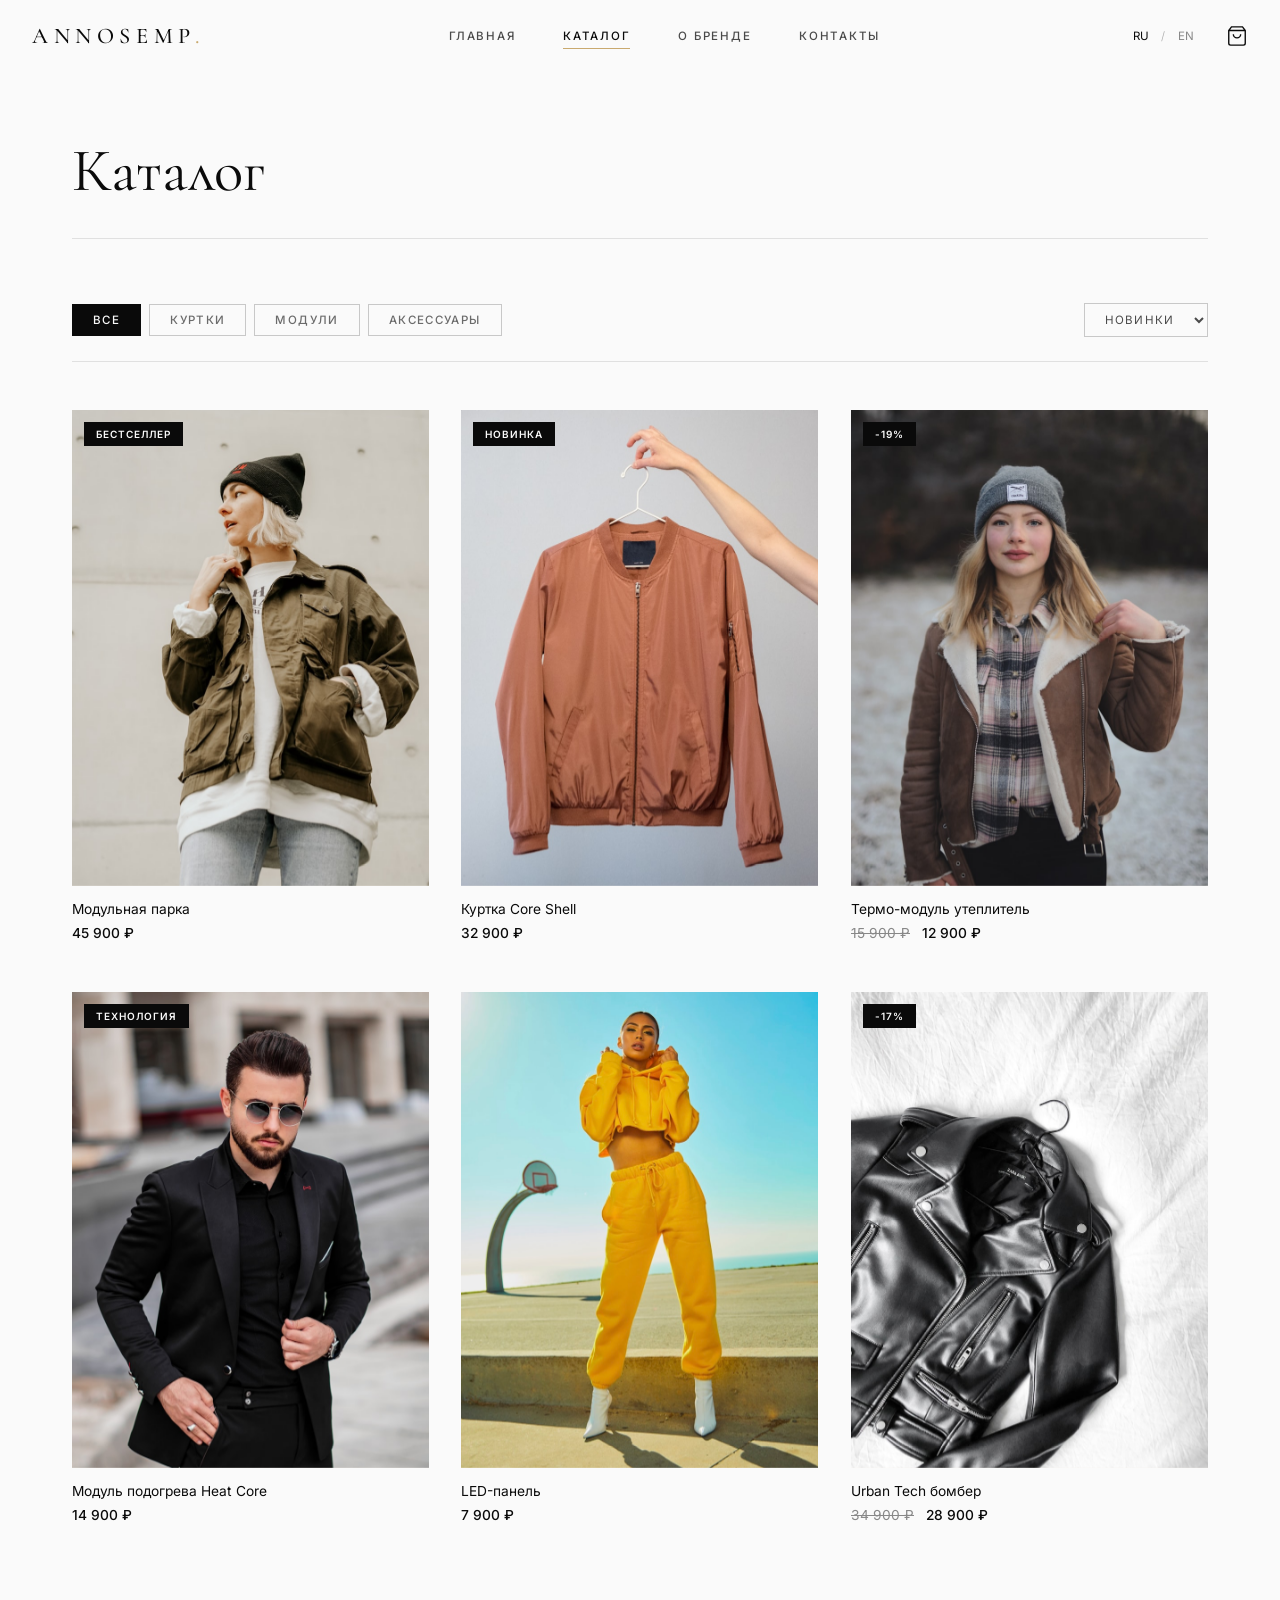
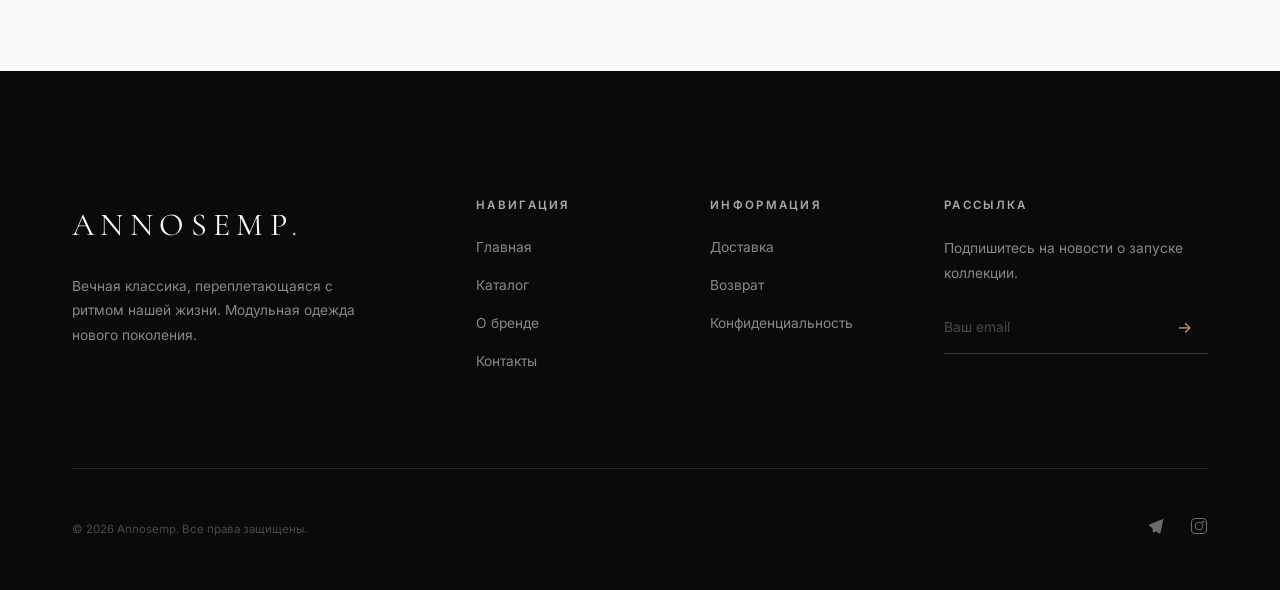
<file: catalog.html>
<!DOCTYPE html>
<html lang="ru">
<head>
    <meta charset="UTF-8">
    <meta name="viewport" content="width=device-width, initial-scale=1.0">
    <meta name="description" content="Каталог модульной одежды Annosemp. Куртки, модули, аксессуары.">
    <title>Каталог — Annosemp</title>
    <link rel="stylesheet" href="css/style.css">
    <link rel="stylesheet" href="css/components.css">
    <link rel="stylesheet" href="css/responsive.css">
    <link rel="stylesheet" href="css/pages.css">
    <link rel="icon" type="image/svg+xml" href="data:image/svg+xml,<svg xmlns='http://www.w3.org/2000/svg' viewBox='0 0 100 100'><text y='.9em' font-size='90'>◆</text></svg>">
</head>
<body>
    <div class="page-transition"></div>

    <header class="header scrolled" id="header">
        <div class="header__inner">
            <a href="index.html" class="header__logo">Annosemp<span>.</span></a>
            <nav class="header__nav">
                <a href="index.html" data-i18n="nav.home">Главная</a>
                <a href="catalog.html" class="active" data-i18n="nav.catalog">Каталог</a>
                <a href="about.html" data-i18n="nav.about">О бренде</a>
                <a href="contact.html" data-i18n="nav.contact">Контакты</a>
            </nav>
            <div class="header__actions">
                <div class="lang-switch">
                    <button class="lang-switch__btn active" data-lang="ru">RU</button>
                    <span class="lang-switch__divider">/</span>
                    <button class="lang-switch__btn" data-lang="en">EN</button>
                </div>
                <div class="header__cart" id="cart-toggle">
                    <svg viewBox="0 0 24 24"><path d="M6 2L3 6v14a2 2 0 002 2h14a2 2 0 002-2V6l-3-4zM3 6h18M16 10a4 4 0 01-8 0"/></svg>
                    <span class="header__cart-count" id="cart-count">0</span>
                    <div class="mini-cart" id="mini-cart">
                        <div class="mini-cart__header">
                            <span class="mini-cart__title" data-i18n="cart.miniTitle">Корзина</span>
                            <a href="cart.html" class="text-gold" style="font-size:var(--fs-xs);">?</a>
                        </div>
                        <div class="mini-cart__items" id="mini-cart-items"></div>
                        <div class="mini-cart__empty" id="mini-cart-empty" data-i18n="cart.empty">Ваша корзина пуста</div>
                        <div class="mini-cart__footer" id="mini-cart-footer" style="display:none;">
                            <div class="mini-cart__total"><span data-i18n="cart.total">Итого</span><span id="mini-cart-total">0 ₽</span></div>
                            <a href="cart.html" class="btn btn--primary btn--full btn--sm" data-i18n="cart.checkout">Оформить заказ</a>
                        </div>
                    </div>
                </div>
                <div class="burger" id="burger"><span></span><span></span><span></span></div>
            </div>
        </div>
    </header>

    <nav class="mobile-nav" id="mobile-nav">
        <a href="index.html" data-i18n="nav.home">Главная</a>
        <a href="catalog.html" data-i18n="nav.catalog">Каталог</a>
        <a href="about.html" data-i18n="nav.about">О бренде</a>
        <a href="contact.html" data-i18n="nav.contact">Контакты</a>
    </nav>

    <main class="page-content">
        <div class="container container--content">
            <div class="page-header">
                <h1 class="page-header__title" data-i18n="catalog.title">Каталог</h1>
            </div>

            <div class="catalog-bar">
                <div class="catalog-filters">
                    <button class="catalog-filter__btn active" data-category="all" data-i18n="catalog.all">Все</button>
                    <button class="catalog-filter__btn" data-category="jackets" data-i18n="catalog.jackets">Куртки</button>
                    <button class="catalog-filter__btn" data-category="modules" data-i18n="catalog.modules">Модули</button>
                    <button class="catalog-filter__btn" data-category="accessories" data-i18n="catalog.accessories">Аксессуары</button>
                </div>
                <div class="catalog-sort">
                    <select id="catalog-sort">
                        <option value="new">Новинки</option>
                        <option value="price_asc">Цена ↑</option>
                        <option value="price_desc">Цена ↓</option>
                    </select>
                </div>
            </div>

            <div class="grid-3" id="catalog-grid" style="margin-bottom:var(--space-5xl);">
            </div>
        </div>
    </main>

    <footer class="footer">
        <div class="container container--content">
            <div class="footer__grid">
                <div>
                    <div class="footer__brand">Annosemp<span style="color:var(--gold);">.</span></div>
                    <p class="footer__desc" data-i18n="footer.desc">Вечная классика, переплетающаяся с ритмом нашей жизни. Модульная одежда нового поколения.</p>
                </div>
                <div>
                    <h4 class="footer__heading" data-i18n="footer.nav">Навигация</h4>
                    <div class="footer__links">
                        <a href="index.html" data-i18n="nav.home">Главная</a>
                        <a href="catalog.html" data-i18n="nav.catalog">Каталог</a>
                        <a href="about.html" data-i18n="nav.about">О бренде</a>
                        <a href="contact.html" data-i18n="nav.contact">Контакты</a>
                    </div>
                </div>
                <div>
                    <h4 class="footer__heading" data-i18n="footer.info">Информация</h4>
                    <div class="footer__links">
                        <a href="#" data-i18n="footer.info.delivery">Доставка</a>
                        <a href="#" data-i18n="footer.info.returns">Возврат</a>
                        <a href="#" data-i18n="footer.info.privacy">Конфиденциальность</a>
                    </div>
                </div>
                <div>
                    <h4 class="footer__heading" data-i18n="footer.newsletter">Рассылка</h4>
                    <p class="footer__desc" style="margin-bottom:var(--space-md);" data-i18n="footer.newsletter.text">Подпишитесь на новости о запуске коллекции.</p>
                    <div class="footer__newsletter-input">
                        <input type="email" placeholder="Ваш email" data-i18n="footer.newsletter.placeholder">
                        <button>→</button>
                    </div>
                </div>
            </div>
            <div class="footer__bottom">
                <span class="footer__copy" data-i18n="footer.copy">© 2026 Annosemp. Все права защищены.</span>
                <div class="footer__socials">
                    <a href="#" aria-label="Telegram"><svg viewBox="0 0 24 24"><path d="M21.198 2.433a2.242 2.242 0 00-1.022.215l-8.609 3.33c-2.068.8-4.133 1.598-5.724 2.21a405.15 405.15 0 01-2.849 1.09c-.42.147-.99.332-1.473.901-.728.855.075 1.644.357 1.882l4.146 2.987.283 4.59c.063.497.264.94.69 1.12.426.179.81.03 1.09-.151l2.479-1.59 3.397 2.686c.39.282.81.424 1.254.424.54 0 .943-.285 1.176-.57.233-.285.381-.632.453-.995 0-.002 3.478-16.476 3.478-16.476.187-.727.137-1.373-.19-1.873-.33-.502-.844-.733-1.136-.804z"/></svg></a>
                    <a href="#" aria-label="Instagram"><svg viewBox="0 0 24 24"><rect x="2" y="2" width="20" height="20" rx="5" fill="none" stroke="currentColor" stroke-width="1.5"/><circle cx="12" cy="12" r="5" fill="none" stroke="currentColor" stroke-width="1.5"/><circle cx="17.5" cy="6.5" r="1.5"/></svg></a>
                </div>
            </div>
        </div>
    </footer>

    <div class="toast" id="toast"></div>
    <script src="js/translations.js"></script>
    <script src="js/products.js"></script>
    <script src="js/cart.js"></script>
    <script src="js/main.js"></script>
    <script src="js/catalog.js"></script>
</body>
</html>
</file>
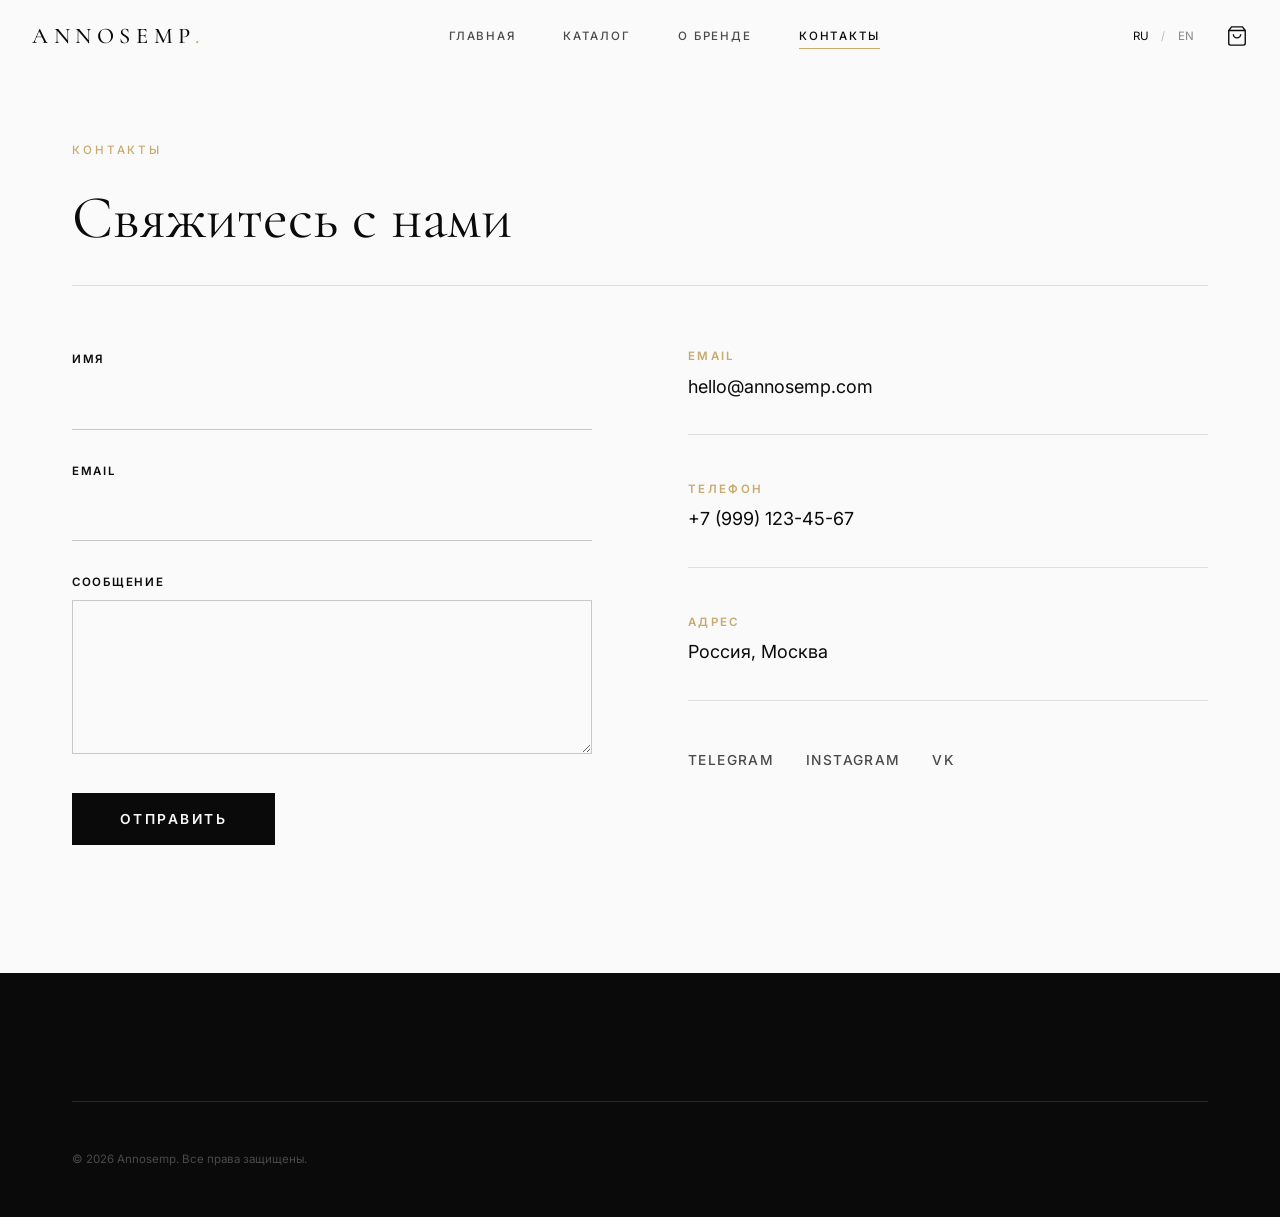
<file: contact.html>
<!DOCTYPE html>
<html lang="ru">
<head>
    <meta charset="UTF-8">
    <meta name="viewport" content="width=device-width, initial-scale=1.0">
    <meta name="description" content="Свяжитесь с Annosemp — контакты и форма обратной связи">
    <title>Контакты — Annosemp</title>
    <link rel="stylesheet" href="css/style.css">
    <link rel="stylesheet" href="css/components.css">
    <link rel="stylesheet" href="css/responsive.css">
    <link rel="stylesheet" href="css/pages.css">
    <link rel="icon" type="image/svg+xml" href="data:image/svg+xml,<svg xmlns='http://www.w3.org/2000/svg' viewBox='0 0 100 100'><text y='.9em' font-size='90'>◆</text></svg>">
</head>
<body>
    <div class="page-transition"></div>

    <header class="header scrolled" id="header">
        <div class="header__inner">
            <a href="index.html" class="header__logo">Annosemp<span>.</span></a>
            <nav class="header__nav">
                <a href="index.html" data-i18n="nav.home">Главная</a>
                <a href="catalog.html" data-i18n="nav.catalog">Каталог</a>
                <a href="about.html" data-i18n="nav.about">О бренде</a>
                <a href="contact.html" class="active" data-i18n="nav.contact">Контакты</a>
            </nav>
            <div class="header__actions">
                <div class="lang-switch">
                    <button class="lang-switch__btn active" data-lang="ru">RU</button>
                    <span class="lang-switch__divider">/</span>
                    <button class="lang-switch__btn" data-lang="en">EN</button>
                </div>
                <div class="header__cart" id="cart-toggle">
                    <svg viewBox="0 0 24 24"><path d="M6 2L3 6v14a2 2 0 002 2h14a2 2 0 002-2V6l-3-4zM3 6h18M16 10a4 4 0 01-8 0"/></svg>
                    <span class="header__cart-count" id="cart-count">0</span>
                    <div class="mini-cart" id="mini-cart">
                        <div class="mini-cart__header">
                            <span class="mini-cart__title" data-i18n="cart.miniTitle">Корзина</span>
                            <a href="cart.html" class="text-gold" style="font-size:var(--fs-xs);">?</a>
                        </div>
                        <div class="mini-cart__items" id="mini-cart-items"></div>
                        <div class="mini-cart__empty" id="mini-cart-empty" data-i18n="cart.empty">Ваша корзина пуста</div>
                        <div class="mini-cart__footer" id="mini-cart-footer" style="display:none;">
                            <div class="mini-cart__total"><span data-i18n="cart.total">Итого</span><span id="mini-cart-total">0 ₽</span></div>
                            <a href="cart.html" class="btn btn--primary btn--full btn--sm" data-i18n="cart.checkout">Оформить заказ</a>
                        </div>
                    </div>
                </div>
                <div class="burger" id="burger"><span></span><span></span><span></span></div>
            </div>
        </div>
    </header>

    <nav class="mobile-nav" id="mobile-nav">
        <a href="index.html" data-i18n="nav.home">Главная</a>
        <a href="catalog.html" data-i18n="nav.catalog">Каталог</a>
        <a href="about.html" data-i18n="nav.about">О бренде</a>
        <a href="contact.html" data-i18n="nav.contact">Контакты</a>
    </nav>

    <main class="page-content">
        <div class="container container--content">
            <div class="page-header">
                <span class="section-subtitle" data-i18n="contact.subtitle">Контакты</span>
                <h1 class="page-header__title" data-i18n="contact.title">Свяжитесь с нами</h1>
            </div>

            <div class="contact-grid grid-2" style="gap:var(--space-4xl);margin-bottom:var(--space-5xl);">
                <div class="reveal">
                    <form class="contact-form" id="contact-form" onsubmit="event.preventDefault();alert('Сообщение отправлено!');">
                        <div class="form-group">
                            <label class="form-label" data-i18n="contact.name">Имя</label>
                            <input type="text" class="form-input" required>
                        </div>
                        <div class="form-group">
                            <label class="form-label" data-i18n="contact.email">Email</label>
                            <input type="email" class="form-input" required>
                        </div>
                        <div class="form-group">
                            <label class="form-label" data-i18n="contact.message">Сообщение</label>
                            <textarea class="form-textarea" rows="6" required></textarea>
                        </div>
                        <button type="submit" class="btn btn--primary btn--lg" data-i18n="contact.send">Отправить</button>
                    </form>
                </div>

                <div class="reveal reveal-delay-2">
                    <div class="contact-info-block">
                        <h4 class="contact-info-block__title" data-i18n="contact.email">Email</h4>
                        <p class="contact-info-block__text">hello@annosemp.com</p>
                    </div>
                    <div class="contact-info-block">
                        <h4 class="contact-info-block__title" data-i18n="contact.phone">Телефон</h4>
                        <p class="contact-info-block__text">+7 (999) 123-45-67</p>
                    </div>
                    <div class="contact-info-block">
                        <h4 class="contact-info-block__title" data-i18n="contact.address">Адрес</h4>
                        <p class="contact-info-block__text">Россия, Москва</p>
                    </div>
                    <div class="contact-socials">
                        <a href="#" class="contact-social">Telegram</a>
                        <a href="#" class="contact-social">Instagram</a>
                        <a href="#" class="contact-social">VK</a>
                    </div>
                </div>
            </div>
        </div>
    </main>

    <footer class="footer">
        <div class="container container--content">
            <div class="footer__bottom">
                <span class="footer__copy" data-i18n="footer.copy">© 2026 Annosemp. Все права защищены.</span>
            </div>
        </div>
    </footer>

    <div class="toast" id="toast"></div>
    <script src="js/translations.js"></script>
    <script src="js/products.js"></script>
    <script src="js/cart.js"></script>
    <script src="js/main.js"></script>
</body>
</html>
</file>
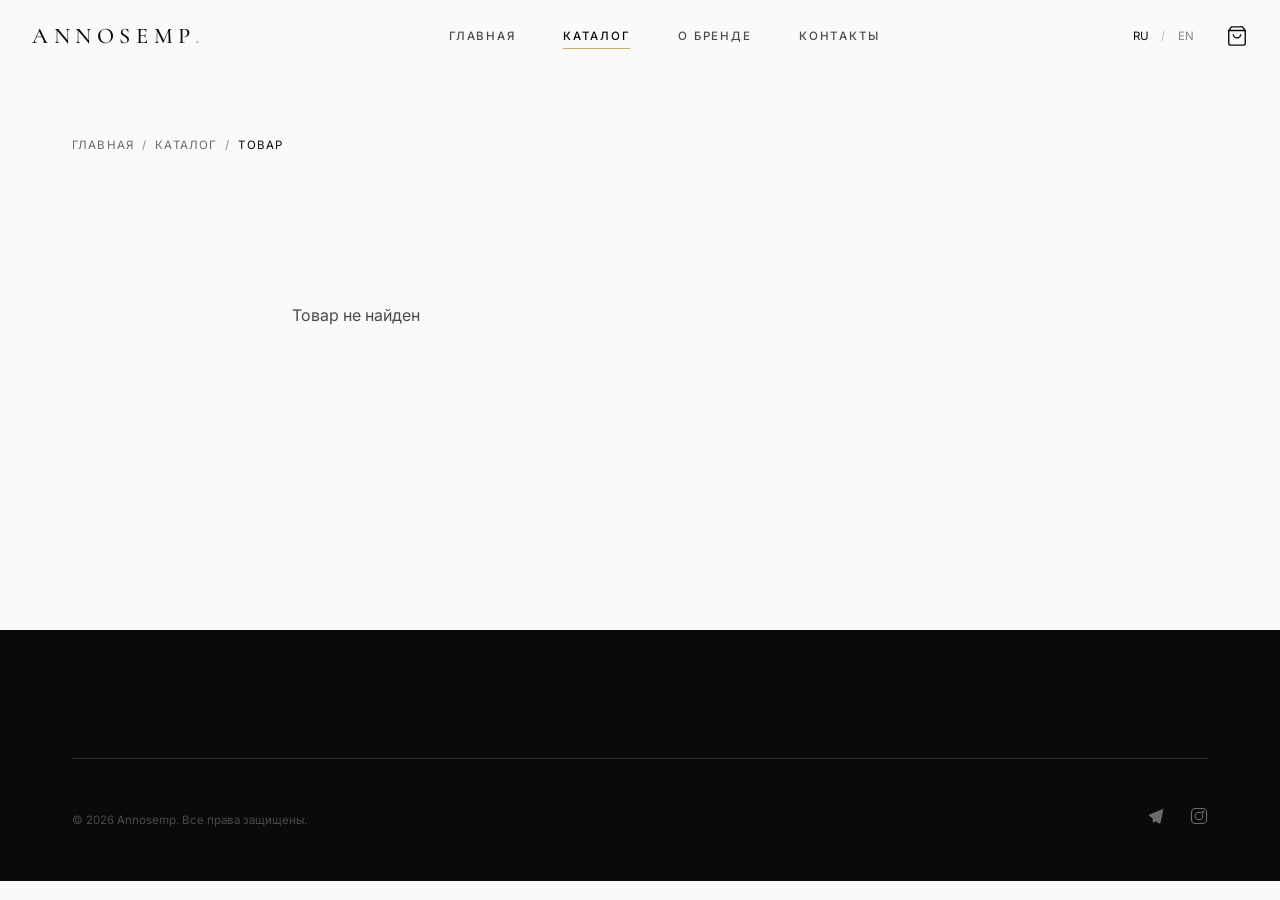
<file: product.html>
<!DOCTYPE html>
<html lang="ru">
<head>
    <meta charset="UTF-8">
    <meta name="viewport" content="width=device-width, initial-scale=1.0">
    <meta name="description" content="Annosemp — модульная одежда будущего">
    <title>Товар — Annosemp</title>
    <link rel="stylesheet" href="css/style.css">
    <link rel="stylesheet" href="css/components.css">
    <link rel="stylesheet" href="css/responsive.css">
    <link rel="stylesheet" href="css/pages.css">
    <link rel="icon" type="image/svg+xml" href="data:image/svg+xml,<svg xmlns='http://www.w3.org/2000/svg' viewBox='0 0 100 100'><text y='.9em' font-size='90'>◆</text></svg>">
</head>
<body>
    <div class="page-transition"></div>

    <header class="header scrolled" id="header">
        <div class="header__inner">
            <a href="index.html" class="header__logo">Annosemp<span>.</span></a>
            <nav class="header__nav">
                <a href="index.html" data-i18n="nav.home">Главная</a>
                <a href="catalog.html" class="active" data-i18n="nav.catalog">Каталог</a>
                <a href="about.html" data-i18n="nav.about">О бренде</a>
                <a href="contact.html" data-i18n="nav.contact">Контакты</a>
            </nav>
            <div class="header__actions">
                <div class="lang-switch">
                    <button class="lang-switch__btn active" data-lang="ru">RU</button>
                    <span class="lang-switch__divider">/</span>
                    <button class="lang-switch__btn" data-lang="en">EN</button>
                </div>
                <div class="header__cart" id="cart-toggle">
                    <svg viewBox="0 0 24 24"><path d="M6 2L3 6v14a2 2 0 002 2h14a2 2 0 002-2V6l-3-4zM3 6h18M16 10a4 4 0 01-8 0"/></svg>
                    <span class="header__cart-count" id="cart-count">0</span>
                    <div class="mini-cart" id="mini-cart">
                        <div class="mini-cart__header">
                            <span class="mini-cart__title" data-i18n="cart.miniTitle">Корзина</span>
                            <a href="cart.html" class="text-gold" style="font-size:var(--fs-xs);">?</a>
                        </div>
                        <div class="mini-cart__items" id="mini-cart-items"></div>
                        <div class="mini-cart__empty" id="mini-cart-empty" data-i18n="cart.empty">Ваша корзина пуста</div>
                        <div class="mini-cart__footer" id="mini-cart-footer" style="display:none;">
                            <div class="mini-cart__total"><span data-i18n="cart.total">Итого</span><span id="mini-cart-total">0 ₽</span></div>
                            <a href="cart.html" class="btn btn--primary btn--full btn--sm" data-i18n="cart.checkout">Оформить заказ</a>
                        </div>
                    </div>
                </div>
                <div class="burger" id="burger"><span></span><span></span><span></span></div>
            </div>
        </div>
    </header>

    <nav class="mobile-nav" id="mobile-nav">
        <a href="index.html" data-i18n="nav.home">Главная</a>
        <a href="catalog.html" data-i18n="nav.catalog">Каталог</a>
        <a href="about.html" data-i18n="nav.about">О бренде</a>
        <a href="contact.html" data-i18n="nav.contact">Контакты</a>
    </nav>

    <main class="page-content">
        <div class="container container--content">
            <div class="breadcrumbs">
                <a href="index.html" data-i18n="nav.home">Главная</a>
                <span>/</span>
                <a href="catalog.html" data-i18n="nav.catalog">Каталог</a>
                <span>/</span>
                <span class="breadcrumbs__current">Товар</span>
            </div>

            <div class="product-detail grid-2" id="product-detail" style="gap:var(--space-4xl);margin-bottom:var(--space-5xl);">
            </div>
        </div>
    </main>

    <footer class="footer">
        <div class="container container--content">
            <div class="footer__bottom">
                <span class="footer__copy" data-i18n="footer.copy">© 2026 Annosemp. Все права защищены.</span>
                <div class="footer__socials">
                    <a href="#" aria-label="Telegram"><svg viewBox="0 0 24 24"><path d="M21.198 2.433a2.242 2.242 0 00-1.022.215l-8.609 3.33c-2.068.8-4.133 1.598-5.724 2.21a405.15 405.15 0 01-2.849 1.09c-.42.147-.99.332-1.473.901-.728.855.075 1.644.357 1.882l4.146 2.987.283 4.59c.063.497.264.94.69 1.12.426.179.81.03 1.09-.151l2.479-1.59 3.397 2.686c.39.282.81.424 1.254.424.54 0 .943-.285 1.176-.57.233-.285.381-.632.453-.995 0-.002 3.478-16.476 3.478-16.476.187-.727.137-1.373-.19-1.873-.33-.502-.844-.733-1.136-.804z"/></svg></a>
                    <a href="#" aria-label="Instagram"><svg viewBox="0 0 24 24"><rect x="2" y="2" width="20" height="20" rx="5" fill="none" stroke="currentColor" stroke-width="1.5"/><circle cx="12" cy="12" r="5" fill="none" stroke="currentColor" stroke-width="1.5"/><circle cx="17.5" cy="6.5" r="1.5"/></svg></a>
                </div>
            </div>
        </div>
    </footer>

    <div class="toast" id="toast"></div>
    <script src="js/translations.js"></script>
    <script src="js/products.js"></script>
    <script src="js/cart.js"></script>
    <script src="js/main.js"></script>
    <script src="js/catalog.js"></script>
</body>
</html>
</file>
<file: css/style.css>
@import url('https://fonts.googleapis.com/css2?family=Inter:wght@300;400;500;600;700&family=Cormorant+Garamond:ital,wght@0,300;0,400;0,500;0,600;0,700;1,300;1,400&display=swap');

:root {
    --black: #0A0A0A;
    --black-light: #141414;
    --white: #FAFAFA;
    --off-white: #F0EDE8;
    --cream: #E8E4DD;
    --gray-100: #E0E0E0;
    --gray-200: #C8C8C8;
    --gray-300: #AAAAAA;
    --gray-400: #888888;
    --gray-500: #6B6B6B;
    --gray-600: #4A4A4A;
    --gray-700: #3A3A3A;
    --gray-800: #2A2A2A;
    --gold: #C9A96E;
    --gold-light: #D4B87A;
    --gold-dark: #B8944F;
    --danger: #C44B4B;
    --success: #4BC47A;
    --font-primary: 'Inter', sans-serif;
    --font-accent: 'Cormorant Garamond', serif;
    --fs-xs: clamp(0.625rem, 0.6rem + 0.15vw, 0.75rem);
    --fs-sm: clamp(0.75rem, 0.7rem + 0.2vw, 0.875rem);
    --fs-base: clamp(0.875rem, 0.8rem + 0.3vw, 1rem);
    --fs-md: clamp(1rem, 0.9rem + 0.4vw, 1.125rem);
    --fs-lg: clamp(1.125rem, 1rem + 0.5vw, 1.375rem);
    --fs-xl: clamp(1.5rem, 1.2rem + 1vw, 2rem);
    --fs-2xl: clamp(2rem, 1.5rem + 1.8vw, 3rem);
    --fs-3xl: clamp(2.5rem, 1.8rem + 2.5vw, 4rem);
    --fs-4xl: clamp(3rem, 2rem + 3.5vw, 5.5rem);
    --fs-hero: clamp(3.5rem, 2rem + 5vw, 8rem);
    --space-xs: 0.25rem;
    --space-sm: 0.5rem;
    --space-md: 1rem;
    --space-lg: 1.5rem;
    --space-xl: 2rem;
    --space-2xl: 3rem;
    --space-3xl: 4rem;
    --space-4xl: 6rem;
    --space-5xl: 8rem;
    --max-width: 1440px;
    --content-width: 1200px;
    --header-height: 72px;
    --ease-out: cubic-bezier(0.25, 0.46, 0.45, 0.94);
    --ease-smooth: cubic-bezier(0.16, 1, 0.3, 1);
    --duration-fast: 200ms;
    --duration-normal: 400ms;
    --duration-slow: 600ms;
}

*, *::before, *::after { margin: 0; padding: 0; box-sizing: border-box; }
html { scroll-behavior: smooth; -webkit-font-smoothing: antialiased; -moz-osx-font-smoothing: grayscale; overflow-x: hidden; }
body { font-family: var(--font-primary); font-size: var(--fs-base); color: var(--black); background: var(--white); overflow-x: hidden; min-height: 100vh; line-height: 1.6; }
body.no-scroll { overflow: hidden; }
::selection { background: var(--gold); color: var(--white); }
::-webkit-scrollbar { width: 6px; }
::-webkit-scrollbar-track { background: var(--white); }
::-webkit-scrollbar-thumb { background: var(--gray-300); border-radius: 3px; }

h1, h2, h3, h4, h5, h6 { font-family: var(--font-accent); font-weight: 400; line-height: 1.15; }
h1 { font-size: var(--fs-4xl); }
h2 { font-size: var(--fs-3xl); }
h3 { font-size: var(--fs-2xl); }
h4 { font-size: var(--fs-xl); }
p { font-size: var(--fs-base); line-height: 1.7; color: var(--gray-600); }
a { color: inherit; text-decoration: none; transition: color var(--duration-fast) var(--ease-out); }
a:hover { color: var(--gold); }
img { max-width: 100%; height: auto; display: block; }
ul, ol { list-style: none; }
button { font-family: var(--font-primary); cursor: pointer; border: none; background: none; font-size: inherit; color: inherit; }
input, textarea, select { font-family: var(--font-primary); font-size: var(--fs-base); outline: none; border: none; background: none; }

.container { width: 100%; max-width: var(--max-width); margin: 0 auto; padding: 0 var(--space-xl); }
.container--content { max-width: var(--content-width); }
.section { padding: var(--space-5xl) 0; }
.section--dark { background: var(--black); color: var(--white); }
.section--dark p { color: var(--gray-300); }
.section--cream { background: var(--off-white); }
.text-center { text-align: center; }
.text-uppercase { text-transform: uppercase; letter-spacing: 0.15em; font-family: var(--font-primary); font-weight: 500; }
.text-gold { color: var(--gold); }

.label { font-family: var(--font-primary); font-size: var(--fs-xs); font-weight: 600; text-transform: uppercase; letter-spacing: 0.2em; color: var(--gold); }
.section-subtitle { font-size: var(--fs-xs); font-weight: 500; text-transform: uppercase; letter-spacing: 0.25em; color: var(--gold); margin-bottom: var(--space-lg); display: inline-block; font-family: var(--font-primary); }
.section-title { font-family: var(--font-accent); font-size: var(--fs-3xl); font-weight: 400; margin-bottom: var(--space-lg); line-height: 1.1; }
.section-desc { font-size: var(--fs-base); color: var(--gray-500); max-width: 560px; line-height: 1.8; }
.section-desc--centered { margin: 0 auto; }
.divider { width: 60px; height: 1px; background: var(--gold); margin: var(--space-xl) 0; }
.divider--center { margin: var(--space-xl) auto; }

.grid-2 { display: grid; grid-template-columns: repeat(2, 1fr); gap: var(--space-xl); }
.grid-3 { display: grid; grid-template-columns: repeat(3, 1fr); gap: var(--space-xl); }
.grid-4 { display: grid; grid-template-columns: repeat(4, 1fr); gap: var(--space-xl); }

.reveal {
    opacity: 0;
    transform: translate3d(0, 40px, 0);
    transition: opacity var(--duration-slow) var(--ease-smooth), transform var(--duration-slow) var(--ease-smooth);
    will-change: opacity, transform;
    backface-visibility: hidden;
    -webkit-backface-visibility: hidden;
}
.reveal.revealed {
    opacity: 1;
    transform: translate3d(0, 0, 0);
}
.reveal.revealed {
    will-change: auto;
}
.reveal-delay-1 { transition-delay: 100ms; }
.reveal-delay-2 { transition-delay: 200ms; }
.reveal-delay-3 { transition-delay: 300ms; }
.reveal-delay-4 { transition-delay: 400ms; }

.reveal-scale {
    opacity: 0;
    transform: scale3d(0.92, 0.92, 1);
    transition: opacity var(--duration-slow) var(--ease-smooth), transform var(--duration-slow) var(--ease-smooth);
    will-change: opacity, transform;
    backface-visibility: hidden;
}
.reveal-scale.revealed {
    opacity: 1;
    transform: scale3d(1, 1, 1);
    will-change: auto;
}

.loader {
    position: fixed; top: 0; left: 0; width: 100%; height: 100%;
    background: var(--black);
    display: flex; align-items: center; justify-content: center;
    z-index: 9999;
    transition: opacity 0.6s var(--ease-smooth), visibility 0.6s;
    will-change: opacity;
    contain: layout style paint;
}
.loader.hidden { opacity: 0; visibility: hidden; pointer-events: none; will-change: auto; }
.loader__brand { font-family: var(--font-accent); font-size: var(--fs-2xl); color: var(--white); letter-spacing: 0.3em; text-transform: uppercase; position: relative; }
.loader__brand::after {
    content: ''; position: absolute; bottom: -4px; left: 0; width: 100%; height: 1px;
    background: var(--gold);
    animation: loaderLine 1.5s var(--ease-smooth) infinite;
    will-change: transform;
    backface-visibility: hidden;
}

.page-transition {
    position: fixed; top: 0; left: 0; width: 100%; height: 100%;
    background: var(--black); z-index: 10000;
    transform: scaleY(1);
    transform-origin: top;
    animation: pageReveal 0.8s var(--ease-smooth) forwards;
    pointer-events: none;
    will-change: transform;
    backface-visibility: hidden;
    contain: layout style paint;
}

@keyframes pageReveal {
    0% { transform: scaleY(1); transform-origin: top; }
    100% { transform: scaleY(0); transform-origin: top; }
}
@keyframes loaderLine {
    0% { transform: translate3d(-100%, 0, 0); }
    100% { transform: translate3d(100%, 0, 0); }
}
@keyframes fadeInUp {
    from { opacity: 0; transform: translate3d(0, 30px, 0); }
    to { opacity: 1; transform: translate3d(0, 0, 0); }
}
@keyframes marquee {
    0% { transform: translate3d(0, 0, 0); }
    100% { transform: translate3d(-50%, 0, 0); }
}
@keyframes pulseGold {
    0%, 100% { box-shadow: 0 0 0 0 rgba(201,169,110,0.3); }
    50% { box-shadow: 0 0 0 12px rgba(201,169,110,0); }
}

@media (prefers-reduced-motion: reduce) {
    *, *::before, *::after {
        animation-duration: 0.01ms !important;
        animation-iteration-count: 1 !important;
        transition-duration: 0.01ms !important;
    }
    .reveal, .reveal-scale { opacity: 1; transform: none; }
    .page-transition { display: none; }
    .loader { display: none; }
    html { scroll-behavior: auto; }
}
</file>
<file: css/components.css>
.header { position: fixed; top: 0; left: 0; width: 100%; height: var(--header-height); z-index: 1000; transition: background var(--duration-normal) var(--ease-out), box-shadow var(--duration-normal); will-change: background; backface-visibility: hidden; contain: layout style; }
.header.scrolled { background: rgba(250,250,250,0.95); backdrop-filter: blur(20px); -webkit-backdrop-filter: blur(20px); box-shadow: 0 1px 0 var(--gray-100); }
.header__inner { display: flex; align-items: center; justify-content: space-between; height: 100%; max-width: var(--max-width); margin: 0 auto; padding: 0 var(--space-xl); }
.header__logo { font-family: var(--font-accent); font-size: 1.4rem; font-weight: 500; letter-spacing: 0.25em; text-transform: uppercase; color: var(--black); transition: color var(--duration-fast); }
.header__logo span { color: var(--gold); }

.header__nav { display: flex; align-items: center; gap: var(--space-2xl); }
.header__nav a { font-size: var(--fs-xs); font-weight: 500; text-transform: uppercase; letter-spacing: 0.15em; color: var(--gray-600); transition: color var(--duration-fast); position: relative; }
.header__nav a::after { content: ''; position: absolute; bottom: -4px; left: 0; width: 0; height: 1px; background: var(--gold); transition: width var(--duration-normal) var(--ease-smooth); }
.header__nav a:hover { color: var(--black); }
.header__nav a:hover::after { width: 100%; }
.header__nav a.active { color: var(--black); }
.header__nav a.active::after { width: 100%; }

.header__actions { display: flex; align-items: center; gap: var(--space-lg); }

.lang-switch { display: flex; align-items: center; gap: var(--space-xs); font-size: var(--fs-xs); font-weight: 500; text-transform: uppercase; letter-spacing: 0.1em; }
.lang-switch__btn { padding: 4px 8px; color: var(--gray-400); transition: color var(--duration-fast); border-radius: 2px; }
.lang-switch__btn.active { color: var(--black); }
.lang-switch__btn:hover { color: var(--gold); }
.lang-switch__divider { color: var(--gray-300); font-weight: 300; }

.header__cart { position: relative; display: flex; align-items: center; cursor: pointer; }
.header__cart svg { width: 22px; height: 22px; stroke: var(--black); stroke-width: 1.5; fill: none; transition: stroke var(--duration-fast); }
.header__cart:hover svg { stroke: var(--gold); }
.header__cart-count { position: absolute; top: -6px; right: -8px; width: 18px; height: 18px; background: var(--gold); color: var(--white); font-size: 10px; font-weight: 600; border-radius: 50%; display: flex; align-items: center; justify-content: center; opacity: 0; transform: scale(0); transition: all var(--duration-fast) var(--ease-smooth); }
.header__cart-count.visible { opacity: 1; transform: scale(1); }

.burger { display: none; width: 28px; height: 20px; position: relative; cursor: pointer; z-index: 1001; }
.burger span { display: block; width: 100%; height: 1.5px; background: var(--black); position: absolute; left: 0; transition: all var(--duration-normal) var(--ease-smooth); }
.burger span:nth-child(1) { top: 0; }
.burger span:nth-child(2) { top: 50%; transform: translateY(-50%); }
.burger span:nth-child(3) { bottom: 0; }
.burger.active span:nth-child(1) { top: 50%; transform: translateY(-50%) rotate(45deg); }
.burger.active span:nth-child(2) { opacity: 0; }
.burger.active span:nth-child(3) { bottom: 50%; transform: translateY(50%) rotate(-45deg); }

.mobile-nav { position: fixed; top: 0; left: 0; width: 100%; height: 100%; background: var(--white); z-index: 999; display: flex; flex-direction: column; align-items: center; justify-content: center; gap: var(--space-2xl); opacity: 0; visibility: hidden; transition: opacity var(--duration-normal) var(--ease-smooth), visibility var(--duration-normal); will-change: opacity; backface-visibility: hidden; contain: layout style paint; }
.mobile-nav.active { opacity: 1; visibility: visible; }
.mobile-nav a { font-family: var(--font-accent); font-size: var(--fs-2xl); color: var(--black); transition: color var(--duration-fast); }
.mobile-nav a:hover { color: var(--gold); }

.btn { display: inline-flex; align-items: center; justify-content: center; gap: var(--space-sm); padding: 14px 36px; font-size: var(--fs-xs); font-weight: 600; text-transform: uppercase; letter-spacing: 0.18em; border-radius: 0; transition: all var(--duration-normal) var(--ease-smooth); position: relative; overflow: hidden; }
.btn--primary { background: var(--black); color: var(--white); }
.btn--primary:hover { background: var(--gray-800); color: var(--white); transform: translateY(-1px); box-shadow: 0 6px 20px rgba(0,0,0,0.2); }
.btn--gold { background: var(--gold); color: var(--white); }
.btn--gold:hover { background: var(--gold-dark); color: var(--white); transform: translateY(-1px); }
.btn--outline { border: 1px solid var(--black); color: var(--black); background: transparent; }
.btn--outline:hover { background: var(--black); color: var(--white); }
.btn--outline-white { border: 1px solid var(--white); color: var(--white); background: transparent; }
.btn--outline-white:hover { background: var(--white); color: var(--black); }
.btn--sm { padding: 10px 24px; font-size: 10px; }
.btn--lg { padding: 18px 48px; font-size: var(--fs-sm); }
.btn--full { width: 100%; }

.product-card { position: relative; cursor: pointer; contain: layout style; }
.product-card__image { position: relative; overflow: hidden; background: var(--off-white); aspect-ratio: 3/4; }
.product-card__image img { width: 100%; height: 100%; object-fit: cover; transition: transform var(--duration-slow) var(--ease-smooth); will-change: transform; backface-visibility: hidden; transform: translate3d(0,0,0); }
.product-card:hover .product-card__image img { transform: scale3d(1.05,1.05,1); }
.product-card__badge { position: absolute; top: 12px; left: 12px; padding: 4px 12px; background: var(--black); color: var(--white); font-size: 10px; font-weight: 600; text-transform: uppercase; letter-spacing: 0.1em; z-index: 2; }
.product-card__quick { position: absolute; bottom: 0; left: 0; width: 100%; padding: 12px; background: rgba(10,10,10,0.9); color: var(--white); font-size: var(--fs-xs); font-weight: 500; text-transform: uppercase; letter-spacing: 0.15em; text-align: center; transform: translate3d(0,100%,0); transition: transform var(--duration-normal) var(--ease-smooth); cursor: pointer; will-change: transform; backface-visibility: hidden; }
.product-card:hover .product-card__quick { transform: translate3d(0,0,0); }
.product-card__info { padding: var(--space-md) 0; }
.product-card__name { font-family: var(--font-primary); font-size: var(--fs-sm); font-weight: 400; color: var(--black); margin-bottom: var(--space-xs); }
.product-card__price { font-family: var(--font-primary); font-size: var(--fs-sm); font-weight: 500; color: var(--black); }
.product-card__price--old { text-decoration: line-through; color: var(--gray-400); margin-right: var(--space-sm); font-weight: 400; }

.hero { position: relative; height: 100vh; min-height: 600px; display: flex; align-items: center; justify-content: center; overflow: hidden; background: var(--black); }
.hero__bg { position: absolute; top: 0; left: 0; width: 100%; height: 100%; }
.hero__bg img { width: 100%; height: 100%; object-fit: cover; opacity: 0.55; }
.hero__overlay { position: absolute; top: 0; left: 0; width: 100%; height: 100%; background: linear-gradient(to bottom, rgba(10,10,10,0.3) 0%, rgba(10,10,10,0.6) 100%); }
.hero__content { position: relative; z-index: 2; text-align: center; color: var(--white); padding: 0 var(--space-xl); }
.hero__label { font-size: var(--fs-xs); font-weight: 500; text-transform: uppercase; letter-spacing: 0.35em; color: var(--gold); margin-bottom: var(--space-xl); animation: fadeInUp 0.8s var(--ease-smooth) 0.3s both; backface-visibility: hidden; }
.hero__title { font-family: var(--font-accent); font-size: var(--fs-hero); font-weight: 400; line-height: 1.05; margin-bottom: var(--space-lg); animation: fadeInUp 0.8s var(--ease-smooth) 0.5s both; backface-visibility: hidden; }
.hero__subtitle { font-size: var(--fs-md); font-weight: 300; color: var(--gray-200); max-width: 500px; margin: 0 auto var(--space-2xl); line-height: 1.7; animation: fadeInUp 0.8s var(--ease-smooth) 0.7s both; backface-visibility: hidden; }
.hero__actions { display: flex; gap: var(--space-md); justify-content: center; animation: fadeInUp 0.8s var(--ease-smooth) 0.9s both; backface-visibility: hidden; }
.hero__scroll { position: absolute; bottom: 40px; left: 50%; transform: translateX(-50%); display: flex; flex-direction: column; align-items: center; gap: var(--space-sm); color: var(--gray-300); font-size: var(--fs-xs); text-transform: uppercase; letter-spacing: 0.15em; animation: fadeInUp 0.8s var(--ease-smooth) 1.2s both; backface-visibility: hidden; }
.hero__scroll-line { width: 1px; height: 40px; background: linear-gradient(to bottom, var(--gold), transparent); animation: scrollLine 2s var(--ease-smooth) infinite; will-change: transform; backface-visibility: hidden; }
@keyframes scrollLine { 0% { transform: scaleY(0); transform-origin: top; } 50% { transform: scaleY(1); transform-origin: top; } 50.1% { transform: scaleY(1); transform-origin: bottom; } 100% { transform: scaleY(0); transform-origin: bottom; } }

.marquee { overflow: hidden; padding: var(--space-xl) 0; border-top: 1px solid var(--gray-100); border-bottom: 1px solid var(--gray-100); contain: layout style paint; }
.marquee__track { display: flex; gap: var(--space-3xl); animation: marquee 25s linear infinite; white-space: nowrap; will-change: transform; backface-visibility: hidden; -webkit-backface-visibility: hidden; transform: translate3d(0,0,0); }
.marquee__item { font-family: var(--font-accent); font-size: var(--fs-2xl); font-weight: 300; color: var(--gray-200); flex-shrink: 0; }
.marquee__item span { color: var(--gold); margin: 0 var(--space-lg); }

.feature-card { padding: var(--space-2xl); border: 1px solid var(--gray-100); transition: border-color var(--duration-normal) var(--ease-smooth), transform var(--duration-normal) var(--ease-smooth), box-shadow var(--duration-normal) var(--ease-smooth); backface-visibility: hidden; transform: translate3d(0,0,0); }
.feature-card:hover { border-color: var(--gold); transform: translate3d(0,-4px,0); box-shadow: 0 12px 40px rgba(0,0,0,0.06); }
.feature-card__icon { width: 48px; height: 48px; display: flex; align-items: center; justify-content: center; margin-bottom: var(--space-lg); color: var(--gold); }
.feature-card__icon svg { width: 32px; height: 32px; stroke: var(--gold); stroke-width: 1.5; fill: none; }
.feature-card__title { font-family: var(--font-primary); font-size: var(--fs-md); font-weight: 500; margin-bottom: var(--space-md); color: var(--black); }
.feature-card__text { font-size: var(--fs-sm); color: var(--gray-500); line-height: 1.7; }

.footer { background: var(--black); color: var(--white); padding: var(--space-5xl) 0 var(--space-2xl); }
.footer__grid { display: grid; grid-template-columns: 2fr 1fr 1fr 1.5fr; gap: var(--space-3xl); margin-bottom: var(--space-4xl); }
.footer__brand { font-family: var(--font-accent); font-size: var(--fs-xl); letter-spacing: 0.2em; text-transform: uppercase; margin-bottom: var(--space-lg); }
.footer__desc { font-size: var(--fs-sm); color: var(--gray-400); line-height: 1.8; max-width: 300px; }
.footer__heading { font-family: var(--font-primary); font-size: var(--fs-xs); font-weight: 600; text-transform: uppercase; letter-spacing: 0.2em; margin-bottom: var(--space-lg); color: var(--gray-300); }
.footer__links { display: flex; flex-direction: column; gap: var(--space-md); }
.footer__links a { font-size: var(--fs-sm); color: var(--gray-400); transition: color var(--duration-fast); }
.footer__links a:hover { color: var(--gold); }
.footer__newsletter-input { display: flex; border-bottom: 1px solid var(--gray-700); }
.footer__newsletter-input input { flex: 1; padding: var(--space-md) 0; font-size: var(--fs-sm); color: var(--white); background: transparent; }
.footer__newsletter-input input::placeholder { color: var(--gray-600); }
.footer__newsletter-input button { padding: var(--space-md); color: var(--gold); transition: transform var(--duration-fast); }
.footer__newsletter-input button:hover { transform: translateX(4px); }
.footer__bottom { display: flex; align-items: center; justify-content: space-between; padding-top: var(--space-2xl); border-top: 1px solid var(--gray-800); }
.footer__copy { font-size: var(--fs-xs); color: var(--gray-600); }
.footer__socials { display: flex; gap: var(--space-lg); }
.footer__socials a { color: var(--gray-500); transition: color var(--duration-fast); }
.footer__socials a:hover { color: var(--gold); }
.footer__socials svg { width: 18px; height: 18px; fill: currentColor; }

.mini-cart { position: absolute; top: calc(100% + 16px); right: 0; width: 360px; background: var(--white); box-shadow: 0 12px 40px rgba(0,0,0,0.12); opacity: 0; visibility: hidden; transform: translate3d(0,8px,0); transition: opacity var(--duration-normal) var(--ease-smooth), visibility var(--duration-normal), transform var(--duration-normal) var(--ease-smooth); z-index: 100; will-change: opacity, transform; backface-visibility: hidden; }
.mini-cart.active { opacity: 1; visibility: visible; transform: translate3d(0,0,0); }
.mini-cart__header { padding: var(--space-lg) var(--space-xl); border-bottom: 1px solid var(--gray-100); display: flex; justify-content: space-between; align-items: center; }
.mini-cart__title { font-size: var(--fs-xs); font-weight: 600; text-transform: uppercase; letter-spacing: 0.15em; }
.mini-cart__items { max-height: 320px; overflow-y: auto; }
.mini-cart__item { display: flex; gap: var(--space-md); padding: var(--space-md) var(--space-xl); border-bottom: 1px solid var(--gray-100); }
.mini-cart__item-img { width: 64px; height: 80px; flex-shrink: 0; background: var(--off-white); overflow: hidden; }
.mini-cart__item-img img { width: 100%; height: 100%; object-fit: cover; }
.mini-cart__item-info { flex: 1; display: flex; flex-direction: column; justify-content: center; }
.mini-cart__item-name { font-size: var(--fs-sm); font-weight: 400; margin-bottom: 2px; }
.mini-cart__item-price { font-size: var(--fs-sm); font-weight: 500; }
.mini-cart__item-remove { align-self: center; color: var(--gray-400); cursor: pointer; transition: color var(--duration-fast); font-size: 18px; }
.mini-cart__item-remove:hover { color: var(--danger); }
.mini-cart__footer { padding: var(--space-lg) var(--space-xl); border-top: 1px solid var(--gray-100); }
.mini-cart__total { display: flex; justify-content: space-between; margin-bottom: var(--space-md); font-size: var(--fs-sm); font-weight: 600; }
.mini-cart__empty { padding: var(--space-3xl) var(--space-xl); text-align: center; color: var(--gray-400); font-size: var(--fs-sm); }

.toast { position: fixed; bottom: 30px; right: 30px; background: var(--black); color: var(--white); padding: var(--space-md) var(--space-xl); font-size: var(--fs-sm); z-index: 10000; transform: translate3d(0,20px,0); opacity: 0; transition: opacity var(--duration-normal) var(--ease-smooth), transform var(--duration-normal) var(--ease-smooth); border-left: 3px solid var(--gold); will-change: opacity, transform; backface-visibility: hidden; }
.toast.active { transform: translate3d(0,0,0); opacity: 1; }
</file>
<file: css/responsive.css>
@media (max-width: 1200px) {
    .grid-4 { grid-template-columns: repeat(3, 1fr); }
    .footer__grid { grid-template-columns: repeat(2, 1fr); gap: var(--space-2xl); }
}

@media (max-width: 992px) {
    .grid-3 { grid-template-columns: repeat(2, 1fr); }
    .grid-4 { grid-template-columns: repeat(2, 1fr); }
    .hero__title { font-size: clamp(2.5rem, 2rem + 3vw, 4.5rem); }
    
    .about-split { grid-template-columns: 1fr !important; }
    .about-split__image { height: 400px; }
    
    .product-detail { grid-template-columns: 1fr !important; gap: var(--space-2xl) !important; }
}

@media (max-width: 768px) {
    :root { --header-height: 60px; }
    .section { padding: var(--space-3xl) 0; }
    .container { padding: 0 var(--space-md); }
    
    .header__nav { display: none; }
    .burger { display: block; }
    .lang-switch { display: none; }
    .mobile-nav .lang-switch { display: flex; }
    
    .grid-2 { grid-template-columns: 1fr; }
    .grid-3 { grid-template-columns: 1fr 1fr; }
    .grid-4 { grid-template-columns: 1fr 1fr; }
    
    .hero { min-height: 500px; }
    .hero__actions { flex-direction: column; align-items: center; }
    .hero__actions .btn { width: 240px; }
    
    .footer__grid { grid-template-columns: 1fr; gap: var(--space-2xl); }
    .footer__bottom { flex-direction: column; gap: var(--space-md); text-align: center; }
    
    .mini-cart { position: fixed; top: var(--header-height); right: 0; width: 100%; height: calc(100vh - var(--header-height)); }
    
    .product-card__quick { transform: translateY(0); opacity: 0.9; }
    
    .marquee__item { font-size: var(--fs-xl); }
    
    .cart-table { display: block; }
    .cart-table thead { display: none; }
    .cart-table tbody { display: flex; flex-direction: column; gap: var(--space-md); }
    .cart-table tr { display: grid; grid-template-columns: 80px 1fr; gap: var(--space-md); padding: var(--space-md); border: 1px solid var(--gray-100); }
    .cart-table td { padding: var(--space-xs) 0; }
    .cart-table td:first-child { grid-row: 1 / 4; }
    
    .cart-layout { grid-template-columns: 1fr !important; }
}

@media (max-width: 480px) {
    .grid-3 { grid-template-columns: 1fr; }
    .grid-4 { grid-template-columns: 1fr; }
    .hero__title { font-size: clamp(2rem, 1.5rem + 3vw, 3rem); }
    .section-title { font-size: var(--fs-2xl); }
    .btn--lg { padding: 14px 32px; }
    .feature-card { padding: var(--space-lg); }
    
    .contact-grid { grid-template-columns: 1fr !important; }
}
</file>
<file: css/pages.css>
.page-content {
    padding-top: calc(var(--header-height) + var(--space-3xl));
    min-height: 70vh;
}

.page-header {
    margin-bottom: var(--space-3xl);
    padding-bottom: var(--space-xl);
    border-bottom: 1px solid var(--gray-100);
}

.page-header__title {
    font-family: var(--font-accent);
    font-size: var(--fs-3xl);
    font-weight: 400;
}

.breadcrumbs {
    display: flex;
    align-items: center;
    gap: var(--space-sm);
    font-size: var(--fs-xs);
    color: var(--gray-400);
    margin-bottom: var(--space-2xl);
    text-transform: uppercase;
    letter-spacing: 0.1em;
}

.breadcrumbs a { color: var(--gray-500); }
.breadcrumbs a:hover { color: var(--gold); }
.breadcrumbs__current { color: var(--black); }

.catalog-bar {
    display: flex;
    align-items: center;
    justify-content: space-between;
    margin-bottom: var(--space-2xl);
    padding-bottom: var(--space-lg);
    border-bottom: 1px solid var(--gray-100);
    flex-wrap: wrap;
    gap: var(--space-md);
}

.catalog-filters {
    display: flex;
    gap: var(--space-sm);
    flex-wrap: wrap;
}

.catalog-filter__btn {
    padding: 8px 20px;
    font-size: var(--fs-xs);
    font-weight: 500;
    text-transform: uppercase;
    letter-spacing: 0.12em;
    color: var(--gray-500);
    border: 1px solid var(--gray-200);
    transition: background var(--duration-normal) var(--ease-smooth), color var(--duration-normal) var(--ease-smooth), border-color var(--duration-normal) var(--ease-smooth);
    background: transparent;
}

.catalog-filter__btn:hover {
    border-color: var(--black);
    color: var(--black);
}

.catalog-filter__btn.active {
    background: var(--black);
    color: var(--white);
    border-color: var(--black);
}

.catalog-sort select {
    padding: 8px 16px;
    font-size: var(--fs-xs);
    text-transform: uppercase;
    letter-spacing: 0.1em;
    border: 1px solid var(--gray-200);
    background: var(--white);
    color: var(--gray-600);
    cursor: pointer;
    appearance: auto;
}

.product-detail {
    grid-template-columns: 1.2fr 1fr;
}

.product-gallery__main {
    background: var(--off-white);
    overflow: hidden;
    margin-bottom: var(--space-md);
}

.product-gallery__main img {
    width: 100%;
    height: 600px;
    object-fit: cover;
    transition: transform var(--duration-slow) var(--ease-smooth);
    will-change: transform;
    backface-visibility: hidden;
    transform: translate3d(0,0,0);
}

.product-gallery__main:hover img {
    transform: scale3d(1.03,1.03,1);
}

.product-gallery__thumbs {
    display: flex;
    gap: var(--space-sm);
}

.product-gallery__thumb {
    width: 80px;
    height: 100px;
    overflow: hidden;
    cursor: pointer;
    opacity: 0.5;
    border: 2px solid transparent;
    transition: opacity var(--duration-fast), border-color var(--duration-fast);
}

.product-gallery__thumb.active {
    opacity: 1;
    border-color: var(--black);
}

.product-gallery__thumb:hover {
    opacity: 0.8;
}

.product-gallery__thumb img {
    width: 100%;
    height: 100%;
    object-fit: cover;
}

.product-info {
    padding-top: var(--space-md);
}

.product-info__category {
    font-size: var(--fs-xs);
    color: var(--gold);
    display: block;
    margin-bottom: var(--space-sm);
    letter-spacing: 0.2em;
}

.product-info__name {
    font-family: var(--font-accent);
    font-size: var(--fs-2xl);
    font-weight: 400;
    margin-bottom: var(--space-md);
}

.product-info__price {
    font-size: var(--fs-xl);
    font-weight: 500;
    margin-bottom: var(--space-lg);
}

.product-info__price--old {
    text-decoration: line-through;
    color: var(--gray-400);
    font-weight: 400;
    margin-right: var(--space-sm);
    font-size: var(--fs-lg);
}

.product-info__desc {
    font-size: var(--fs-base);
    line-height: 1.8;
    color: var(--gray-600);
    margin: var(--space-xl) 0;
}

.product-info__option {
    margin-bottom: var(--space-xl);
}

.product-info__label {
    display: block;
    font-size: var(--fs-xs);
    font-weight: 600;
    text-transform: uppercase;
    letter-spacing: 0.15em;
    margin-bottom: var(--space-md);
    color: var(--black);
}

.size-selector {
    display: flex;
    gap: var(--space-sm);
    flex-wrap: wrap;
}

.size-btn {
    min-width: 48px;
    height: 48px;
    display: flex;
    align-items: center;
    justify-content: center;
    border: 1px solid var(--gray-200);
    font-size: var(--fs-sm);
    font-weight: 500;
    transition: background var(--duration-fast), color var(--duration-fast), border-color var(--duration-fast);
    background: transparent;
    color: var(--black);
}

.size-btn:hover {
    border-color: var(--black);
}

.size-btn.active {
    background: var(--black);
    color: var(--white);
    border-color: var(--black);
}

.color-selector {
    display: flex;
    gap: var(--space-sm);
}

.color-btn {
    width: 36px;
    height: 36px;
    border-radius: 50%;
    border: 2px solid transparent;
    cursor: pointer;
    transition: outline-color var(--duration-fast);
    outline: 2px solid transparent;
    outline-offset: 2px;
}

.color-btn:hover {
    outline-color: var(--gray-300);
}

.color-btn.active {
    outline-color: var(--black);
}

.product-info__specs {
    margin-top: var(--space-2xl);
    padding-top: var(--space-xl);
    border-top: 1px solid var(--gray-100);
}

.product-info__specs-title {
    font-family: var(--font-primary);
    font-size: var(--fs-sm);
    font-weight: 600;
    text-transform: uppercase;
    letter-spacing: 0.15em;
    margin-bottom: var(--space-md);
}

.product-info__specs-list {
    display: flex;
    flex-direction: column;
    gap: var(--space-sm);
}

.product-info__specs-list li {
    font-size: var(--fs-sm);
    color: var(--gray-500);
    padding-left: var(--space-md);
    position: relative;
}

.product-info__specs-list li::before {
    content: '—';
    position: absolute;
    left: 0;
    color: var(--gold);
}

.cart-empty-state {
    display: flex;
    flex-direction: column;
    align-items: center;
    justify-content: center;
    gap: var(--space-xl);
    padding: var(--space-5xl) 0;
    text-align: center;
}

.cart-empty-state__icon {
    opacity: 0.3;
}

.cart-empty-state p {
    font-size: var(--fs-lg);
    color: var(--gray-400);
}

.cart-layout {
    display: grid;
    grid-template-columns: 1fr 380px;
    gap: var(--space-3xl);
    margin-bottom: var(--space-5xl);
}

.cart-item {
    display: grid;
    grid-template-columns: 100px 1fr auto auto auto auto;
    gap: var(--space-lg);
    align-items: center;
    padding: var(--space-lg) 0;
    border-bottom: 1px solid var(--gray-100);
}

.cart-item__image {
    width: 100px;
    height: 130px;
    background: var(--off-white);
    overflow: hidden;
}

.cart-item__image img {
    width: 100%;
    height: 100%;
    object-fit: cover;
}

.cart-item__details { flex: 1; }

.cart-item__name {
    font-family: var(--font-primary);
    font-size: var(--fs-sm);
    font-weight: 500;
    margin-bottom: 4px;
}

.cart-item__meta {
    font-size: var(--fs-xs);
    color: var(--gray-400);
}

.cart-item__price-mobile {
    display: none;
    font-size: var(--fs-sm);
    font-weight: 500;
    margin-top: var(--space-sm);
}

.cart-item__price {
    font-size: var(--fs-sm);
    font-weight: 500;
    min-width: 100px;
    text-align: center;
}

.cart-item__qty {
    display: flex;
    align-items: center;
    gap: var(--space-md);
    min-width: 100px;
    justify-content: center;
}

.qty-btn {
    width: 32px;
    height: 32px;
    display: flex;
    align-items: center;
    justify-content: center;
    border: 1px solid var(--gray-200);
    font-size: var(--fs-md);
    transition: background var(--duration-fast), color var(--duration-fast), border-color var(--duration-fast);
    background: transparent;
    cursor: pointer;
}

.qty-btn:hover {
    background: var(--black);
    color: var(--white);
    border-color: var(--black);
}

.cart-item__total {
    font-size: var(--fs-sm);
    font-weight: 600;
    min-width: 100px;
    text-align: right;
}

.cart-item__remove {
    font-size: 20px;
    color: var(--gray-300);
    cursor: pointer;
    transition: color var(--duration-fast);
    background: none;
    border: none;
}

.cart-item__remove:hover {
    color: var(--danger);
}

.cart-summary {
    background: var(--off-white);
    padding: var(--space-2xl);
    align-self: flex-start;
    position: sticky;
    top: calc(var(--header-height) + var(--space-xl));
}

.cart-summary__title {
    font-family: var(--font-primary);
    font-size: var(--fs-sm);
    font-weight: 600;
    text-transform: uppercase;
    letter-spacing: 0.15em;
    margin-bottom: var(--space-xl);
}

.cart-summary__row {
    display: flex;
    justify-content: space-between;
    padding: var(--space-sm) 0;
    font-size: var(--fs-sm);
    color: var(--gray-600);
}

.cart-summary__row--total {
    font-weight: 600;
    color: var(--black);
    font-size: var(--fs-md);
}

.cart-summary__divider {
    height: 1px;
    background: var(--gray-200);
    margin: var(--space-md) 0;
}

.cart-summary .btn {
    margin-top: var(--space-lg);
}

.cart-summary__continue {
    display: block;
    text-align: center;
    margin-top: var(--space-md);
    font-size: var(--fs-xs);
    color: var(--gray-500);
    text-transform: uppercase;
    letter-spacing: 0.1em;
}

.cart-summary__continue:hover {
    color: var(--gold);
}

.about-hero {
    position: relative;
    height: 50vh;
    min-height: 350px;
    display: flex;
    align-items: center;
    justify-content: center;
    overflow: hidden;
}

.about-hero__bg {
    position: absolute;
    top: 0;
    left: 0;
    width: 100%;
    height: 100%;
}

.about-hero__bg img {
    width: 100%;
    height: 100%;
    object-fit: cover;
}

.about-hero__overlay {
    position: absolute;
    top: 0;
    left: 0;
    width: 100%;
    height: 100%;
    background: rgba(10, 10, 10, 0.6);
}

.about-hero__content {
    position: relative;
    z-index: 2;
    text-align: center;
    color: var(--white);
}

.about-hero__title {
    font-family: var(--font-accent);
    font-size: var(--fs-4xl);
    font-weight: 400;
    letter-spacing: 0.1em;
}

.about-block {
    padding: var(--space-2xl) 0;
}

.timeline {
    display: flex;
    flex-direction: column;
    gap: 0;
    max-width: 600px;
    margin: var(--space-3xl) auto 0;
    text-align: left;
}

.timeline__item {
    display: flex;
    gap: var(--space-xl);
    padding: var(--space-lg) 0;
    border-left: 1px solid var(--gold);
    padding-left: var(--space-xl);
    position: relative;
}

.timeline__item::before {
    content: '';
    position: absolute;
    left: -4px;
    top: 50%;
    transform: translateY(-50%);
    width: 7px;
    height: 7px;
    background: var(--gold);
    border-radius: 50%;
}

.timeline__date {
    font-size: var(--fs-xs);
    font-weight: 600;
    text-transform: uppercase;
    letter-spacing: 0.1em;
    color: var(--gold-dark);
    min-width: 100px;
    flex-shrink: 0;
}

.timeline__text {
    font-size: var(--fs-sm);
    color: var(--gray-600);
    line-height: 1.6;
}

.form-group {
    margin-bottom: var(--space-xl);
}

.form-label {
    display: block;
    font-size: var(--fs-xs);
    font-weight: 600;
    text-transform: uppercase;
    letter-spacing: 0.15em;
    margin-bottom: var(--space-sm);
    color: var(--black);
}

.form-input {
    width: 100%;
    padding: var(--space-md);
    border-bottom: 1px solid var(--gray-200);
    font-size: var(--fs-base);
    color: var(--black);
    transition: border-color var(--duration-fast);
    background: transparent;
}

.form-input:focus {
    border-color: var(--gold);
}

.form-textarea {
    width: 100%;
    padding: var(--space-md);
    border: 1px solid var(--gray-200);
    font-size: var(--fs-base);
    color: var(--black);
    resize: vertical;
    min-height: 150px;
    transition: border-color var(--duration-fast);
    background: transparent;
    font-family: var(--font-primary);
}

.form-textarea:focus {
    border-color: var(--gold);
}

.contact-info-block {
    margin-bottom: var(--space-2xl);
    padding-bottom: var(--space-xl);
    border-bottom: 1px solid var(--gray-100);
}

.contact-info-block__title {
    font-family: var(--font-primary);
    font-size: var(--fs-xs);
    font-weight: 600;
    text-transform: uppercase;
    letter-spacing: 0.2em;
    color: var(--gold);
    margin-bottom: var(--space-sm);
}

.contact-info-block__text {
    font-size: var(--fs-md);
    color: var(--black);
}

.contact-socials {
    display: flex;
    gap: var(--space-xl);
    margin-top: var(--space-xl);
}

.contact-social {
    font-size: var(--fs-sm);
    font-weight: 500;
    text-transform: uppercase;
    letter-spacing: 0.1em;
    color: var(--gray-600);
    transition: color var(--duration-fast);
    position: relative;
}

.contact-social::after {
    content: '';
    position: absolute;
    bottom: -4px;
    left: 0;
    width: 0;
    height: 1px;
    background: var(--gold);
    transition: width var(--duration-normal) var(--ease-smooth);
}

.contact-social:hover {
    color: var(--gold);
}

.contact-social:hover::after {
    width: 100%;
}

@media (max-width: 768px) {
    .cart-item {
        grid-template-columns: 80px 1fr auto;
        gap: var(--space-md);
    }
    .cart-item__price { display: none; }
    .cart-item__total { display: none; }
    .cart-item__price-mobile { display: block; }
    .cart-item__qty { min-width: auto; }
    
    .product-gallery__main img { height: 400px; }
    .product-gallery__thumb { width: 60px; height: 75px; }
}
</file>
